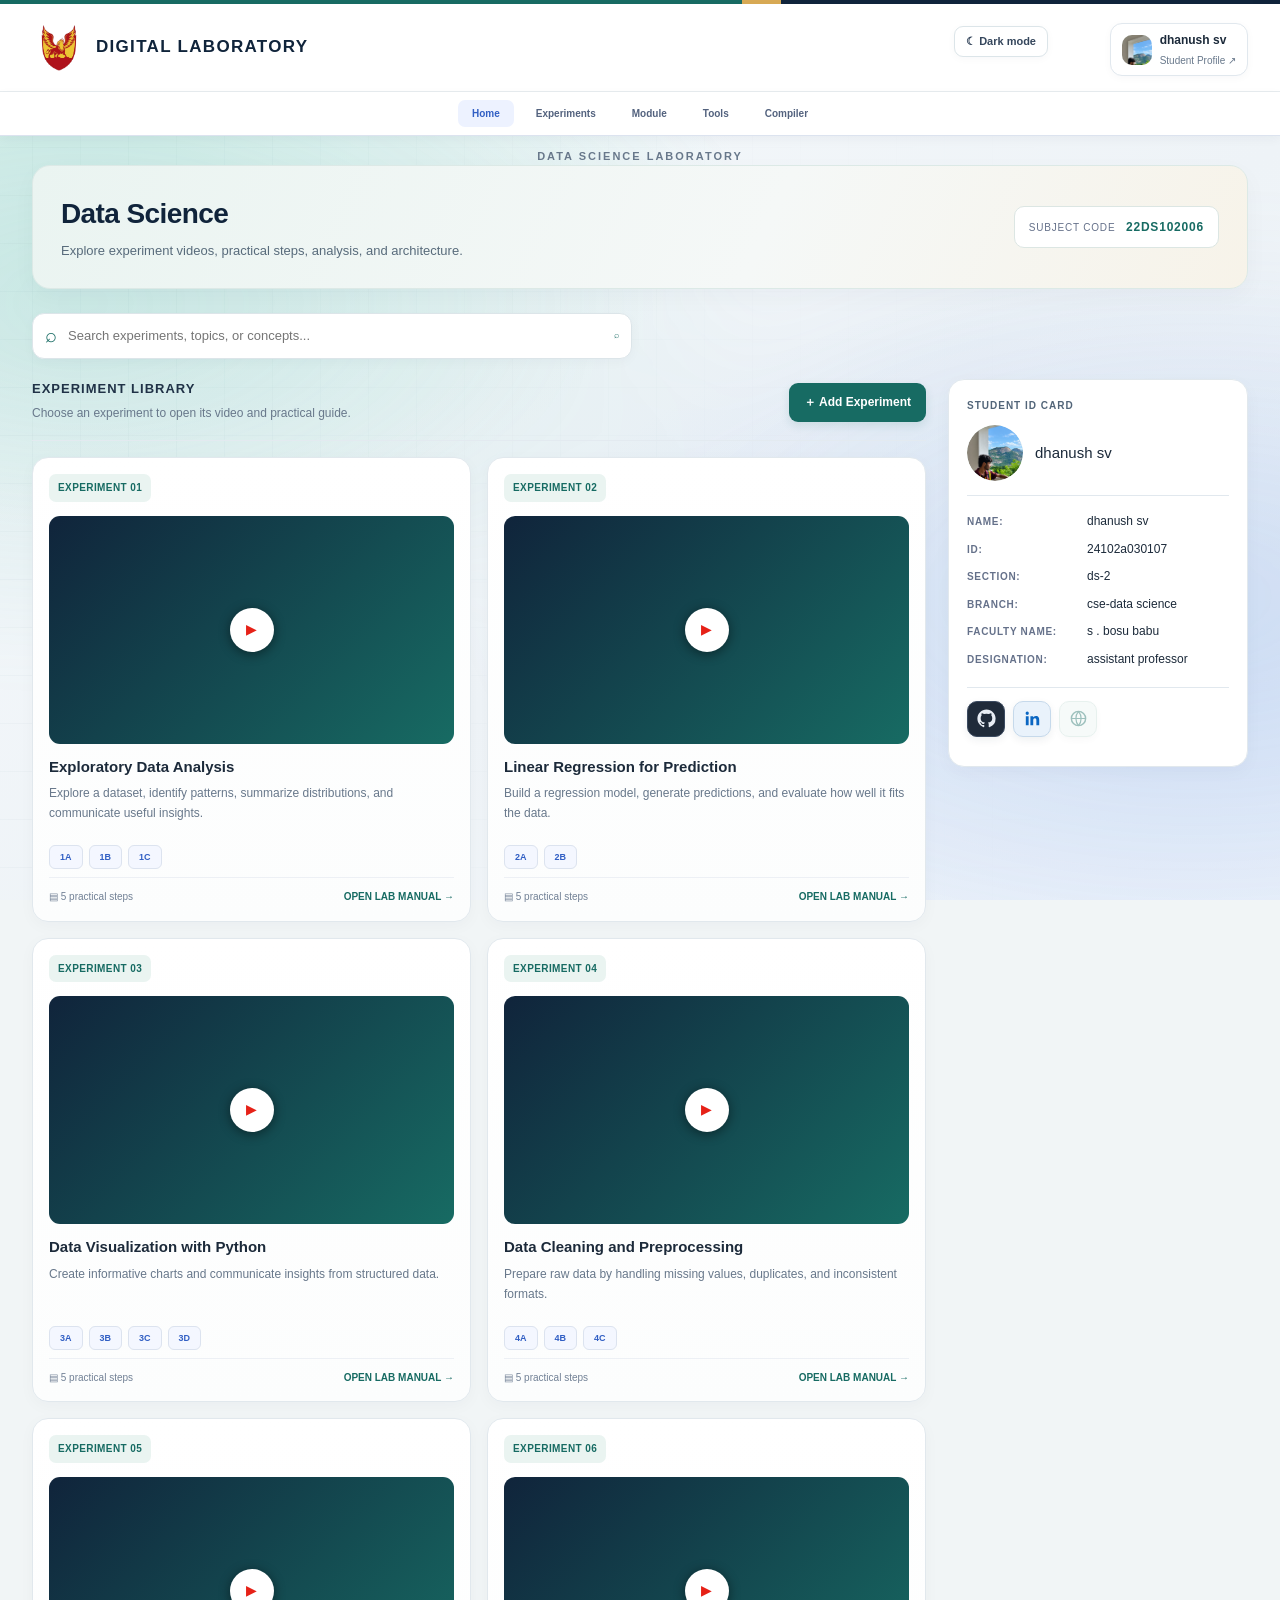
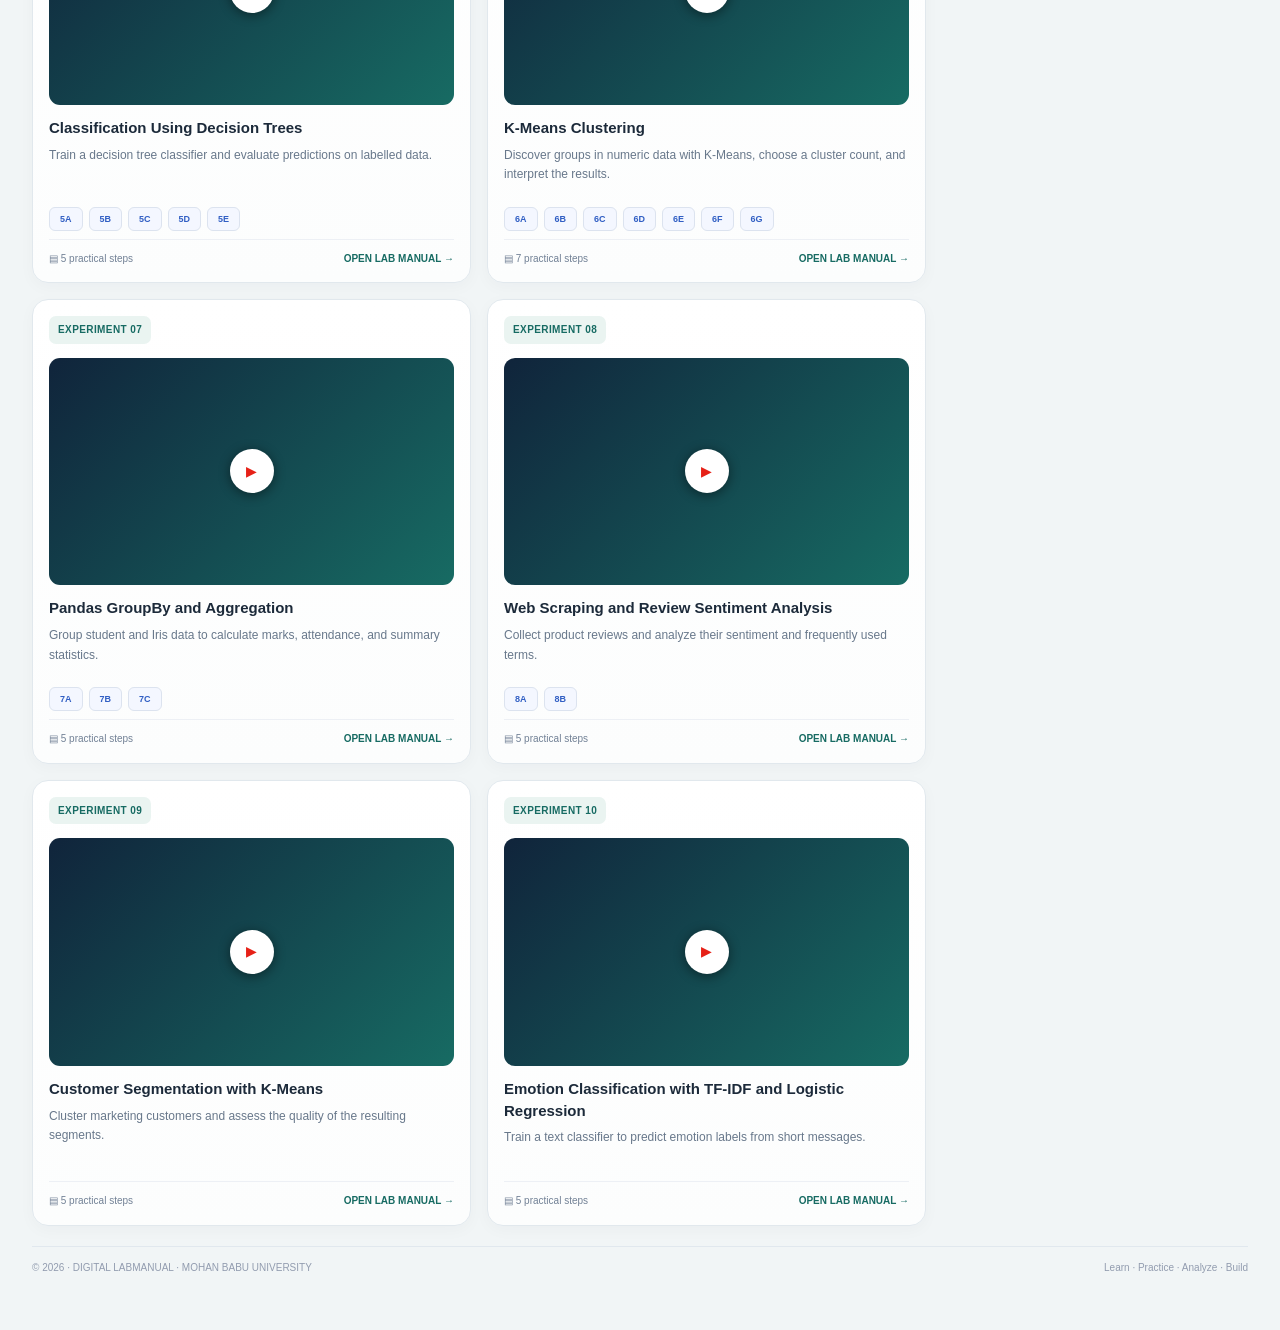
<file: index.html>
<!doctype html><html lang="en"><head><meta charset="utf-8"><meta name="viewport" content="width=device-width,initial-scale=1"><title>Digital Laboratory | MBU</title><link rel="stylesheet" href="assets/css/site.css?v=science-motion-2"></head><body><div class="science-live-wallpaper" aria-hidden="true"></div><div class="top"></div><div class="wrap">
<header class="head"><div class="identity"><img class="logo" src="assets/mohan-babu-shield.png" alt="Mohan Babu University emblem"><h1>DIGITAL LABORATORY</h1><p>DATA SCIENCE LABORATORY</p></div><div class="userbox"><a class="userbtn" id="userBtn" href="profile.html" aria-label="Open student profile page"><span class="avatar" id="uAvatar">ST</span><span class="utext"><strong id="uName">dhanush sv</strong><small>Student Profile ↗</small></span></a><div class="menu" id="menu"><button id="menuEdit">✎ Edit Profile</button><button id="menuInfo">▤ Profile Details</button></div></div></header>
<div class="searchrow"><label class="search"><span>⌕</span><input id="search" placeholder="Search experiments, topics, or concepts..."><span style="font-size:9px">⌕</span></label></div>
<section class="dashboard" id="dashboard"><div class="intro"><div><h2>Data Science</h2><p>Explore experiment videos, practical steps, analysis, and architecture.</p></div><div class="subject">SUBJECT CODE <b id="subject">22DS102006</b></div></div><div class="layout"><main><div class="sectionhead"><div><h3>EXPERIMENT LIBRARY</h3><p>Choose an experiment to open its video and practical guide.</p></div><div><button class="add" id="add" type="button">＋ Add Experiment</button></div></div><div class="cards" id="cards"></div></main><aside class="profile" id="profileCard"><h3>STUDENT ID CARD</h3><div class="phead"><div class="avatar" id="pAvatar">ST</div><div><b id="pName">dhanush sv</b></div></div><div class="fields"><div class="field"><span>Name</span><b id="fName">dhanush sv</b></div><div class="field"><span>ID</span><b id="fId">24102A030107</b></div><div class="field"><span>Section</span><b id="fSection">DS-2</b></div><div class="field"><span>Branch</span><b id="fBranch">CSE-Data science</b></div><div class="field"><span>Faculty Name</span><b id="fFaculty">S . Bosu babu</b></div><div class="field"><span>Designation</span><b id="fDesignation">Assistant Professor</b></div></div><div class="profile-links" id="profileLinks" hidden></div></aside></div></section>
<section class="detail" id="detail"><div class="detail-actions"><button class="back" id="back">← Back to experiments</button></div><div class="dtitle"><h2 id="dTitle"></h2><p id="dDesc"></p></div><div class="dgrid"><main><div class="panel"><div class="video" id="video"><div class="placeholder"><button class="bigplay" id="play">▶</button><b>VIDEO OVERVIEW</b><small id="videoHint">Add a video URL to preview it here</small></div></div><div class="label">VIDEO URL</div><a class="github" id="videoUrlLink" href="#" target="_blank" rel="noopener" hidden><span id="videoUrlText"></span><b>OPEN ↗</b></a><div class="label">GITHUB CODE REPOSITORY</div><a class="github" id="github" href="#" target="_blank" rel="noopener"><span id="ghText">GitHub link not added</span><b>OPEN ↗</b></a></div><div class="panel"><h3>EXPERIMENT CODE, INPUT & OUTPUT</h3><div class="inputfield"><label for="labCodeInput">CODE</label><textarea id="labCodeInput" placeholder="Enter experiment code here..." rows="7"></textarea></div><div class="inputfield"><label for="labInputData">INPUT</label><textarea id="labInputData" placeholder="Enter experiment input here..." rows="3"></textarea></div><div class="inputfield"><label for="labOutputData">OUTPUT</label><textarea id="labOutputData" placeholder="Enter experiment output here..." rows="3"></textarea></div></div><div class="tabs" id="tabs"><button class="active" data-tab="summary">Summary & Analysis</button><button data-tab="architecture">Architecture</button><button data-tab="overview">Overview</button><button data-tab="objectives">Objectives</button><button data-tab="requirements">Requirements</button><button data-tab="steps">Step by Step</button><button data-tab="implementation">Implementation</button><button data-tab="result">Result</button><button data-tab="conclusion">Conclusion</button></div><div class="tab active" data-content="summary"><div class="panel"><h3>EXPERIMENT SUMMARY</h3><p id="summary"></p></div><div class="panel"><h3>ANALYSIS</h3><div class="analysis" id="analysis"></div></div></div><div class="tab" data-content="architecture"><div class="panel"><h3>SYSTEM ARCHITECTURE</h3><p style="margin-bottom:10px">High-level workflow from input data to final interpretation.</p><div class="architecture" id="architecture"></div></div></div><div class="tab" data-content="overview"><div class="panel"><h3>OVERVIEW</h3><p id="overview"></p></div><div class="panel"><h3>INTRODUCTION</h3><p id="introduction"></p></div></div><div class="tab" data-content="objectives"><div class="panel"><h3>LEARNING OBJECTIVES</h3><div class="mini" id="objectives"></div></div></div><div class="tab" data-content="requirements"><div class="panel"><h3>TOOLS & REQUIREMENTS</h3><div class="analysis" id="requirements"></div></div></div><div class="tab" data-content="steps"><div class="panel"><h3>PROCEDURE — STEP BY STEP</h3><div class="steps" id="steps"></div></div></div><div class="tab" data-content="implementation"><div class="panel"><h3>PYTHON IMPLEMENTATION</h3><pre class="code" id="code"></pre><button class="edit" style="width:auto;margin-top:8px" id="copy">▣ Copy code</button></div></div><div class="tab" data-content="result"><div class="panel"><h3>RESULT & OBSERVATION</h3><div class="result" id="result"></div></div></div><div class="tab" data-content="conclusion"><div class="panel"><h3>CONCLUSION</h3><p id="conclusion"></p></div></div></main><aside class="detail-right"><div class="panel"><h3>YOUR LEARNING PROGRESS <span id="count" style="float:right;color:#3265d9"></span></h3><div class="progress"><i id="fill"></i></div><div class="meta"><span>Steps completed</span><span id="percent">0%</span></div><div class="mini" id="mini" style="margin-top:10px"></div><button class="edit" id="reset" style="margin-top:10px">RESET PROGRESS</button></div><div class="panel"><h3>VIDEO NOTES</h3><p id="notes">Watch the overview, then review the experiment sections.</p><div class="part-switcher video-note-parts" id="videoNoteParts" role="group" aria-label="Choose experiment part"></div></div></aside></div></section><footer class="footer"><span>© 2026 · DIGITAL LABMANUAL · MOHAN BABU UNIVERSITY</span><span>Learn · Practice · Analyze · Build</span></footer></div>
<div class="modalbg" id="modalbg"><div class="modal"><div class="mhead"><h3 id="mtitle">Create Experiment Card</h3><button class="close" id="close">×</button></div><form id="form"><div id="expform"><div class="inputfield"><label>Experiment name *</label><input id="eTitle" required placeholder="Experiment title"></div><div class="inputfield"><label>Short description</label><textarea id="eDesc"></textarea></div><div class="formgrid"><div class="inputfield"><label>Video URL</label><input id="eVideo" type="url" placeholder="YouTube or video URL"></div><div class="inputfield"><label>GitHub URL</label><input id="eGithub" type="url" placeholder="https://github.com/..."></div></div><div class="inputfield"><label>Summary & analysis</label><textarea id="eSummary" placeholder="Explain the experiment and key analysis"></textarea></div><div class="inputfield"><label>Architecture (one stage per line)</label><textarea id="eArchitecture" placeholder="Dataset input&#10;Preprocessing&#10;Analysis / Model&#10;Evaluation&#10;Output"></textarea></div><div class="inputfield"><label>Procedure (one step per line) *</label><textarea id="eSteps" required placeholder="Step 1&#10;Step 2&#10;Step 3"></textarea></div><div class="formgrid"><div class="inputfield"><label>Objectives (one per line)</label><textarea id="eObjectives"></textarea></div><div class="inputfield"><label>Requirements (one per line)</label><textarea id="eRequirements"></textarea></div></div></div><div id="profileform" style="display:none"><div class="formgrid"><div class="inputfield"><label>Name</label><input id="xName"></div><div class="inputfield"><label>ID</label><input id="xId"></div><div class="inputfield"><label>Section</label><input id="xSection"></div><div class="inputfield"><label>Branch</label><input id="xBranch"></div><div class="inputfield"><label>Faculty Name</label><input id="xFaculty"></div><div class="inputfield"><label>Designation</label><input id="xDesignation"></div><div class="inputfield full"><label>Subject Code</label><input id="xSubject"></div><div class="inputfield"><label>GitHub profile link</label><input id="xGithub" type="url" placeholder="https://github.com/username"></div><div class="inputfield"><label>LinkedIn profile link</label><input id="xLinkedin" type="url" placeholder="https://linkedin.com/in/username"></div><div class="inputfield"><label>Other social media name</label><input id="xSocialName" placeholder="Instagram, X, portfolio..."></div><div class="inputfield"><label>Other social media link</label><input id="xSocialUrl" type="url" placeholder="https://..."></div><div class="inputfield full"><label>Student Photo</label><input id="xPhoto" type="file" accept="image/*"><small id="photoHint" style="font-size:8px;color:#77839a">Choose a JPG or PNG photo. It will be saved in this browser.</small><div id="photoPreview" style="display:none;margin-top:5px"><img id="previewImg" alt="Photo preview" style="width:64px;height:64px;object-fit:cover;object-position:center center;border-radius:50%;border:1px solid #dce3ef"></div></div></div></div><div class="actions"><button type="button" class="secondary" id="cancel">Cancel</button><button type="submit" class="primary" id="save">Create Experiment</button></div></form></div></div><div class="toast" id="toast"></div>
<script src="src/js/01-base-app.js?v=student-profile-photo-2"></script><script src="src/js/02-experiments-and-modules.js?v=compiler-run-fixes-2026-11-11-2"></script><script src="src/js/03-experiment-compilers.js"></script><script src="src/js/04-part-navigation.js"></script><script src="src/js/05-code-persistence.js"></script><script src="src/js/06-video-notes.js"></script></body></html>
</file>
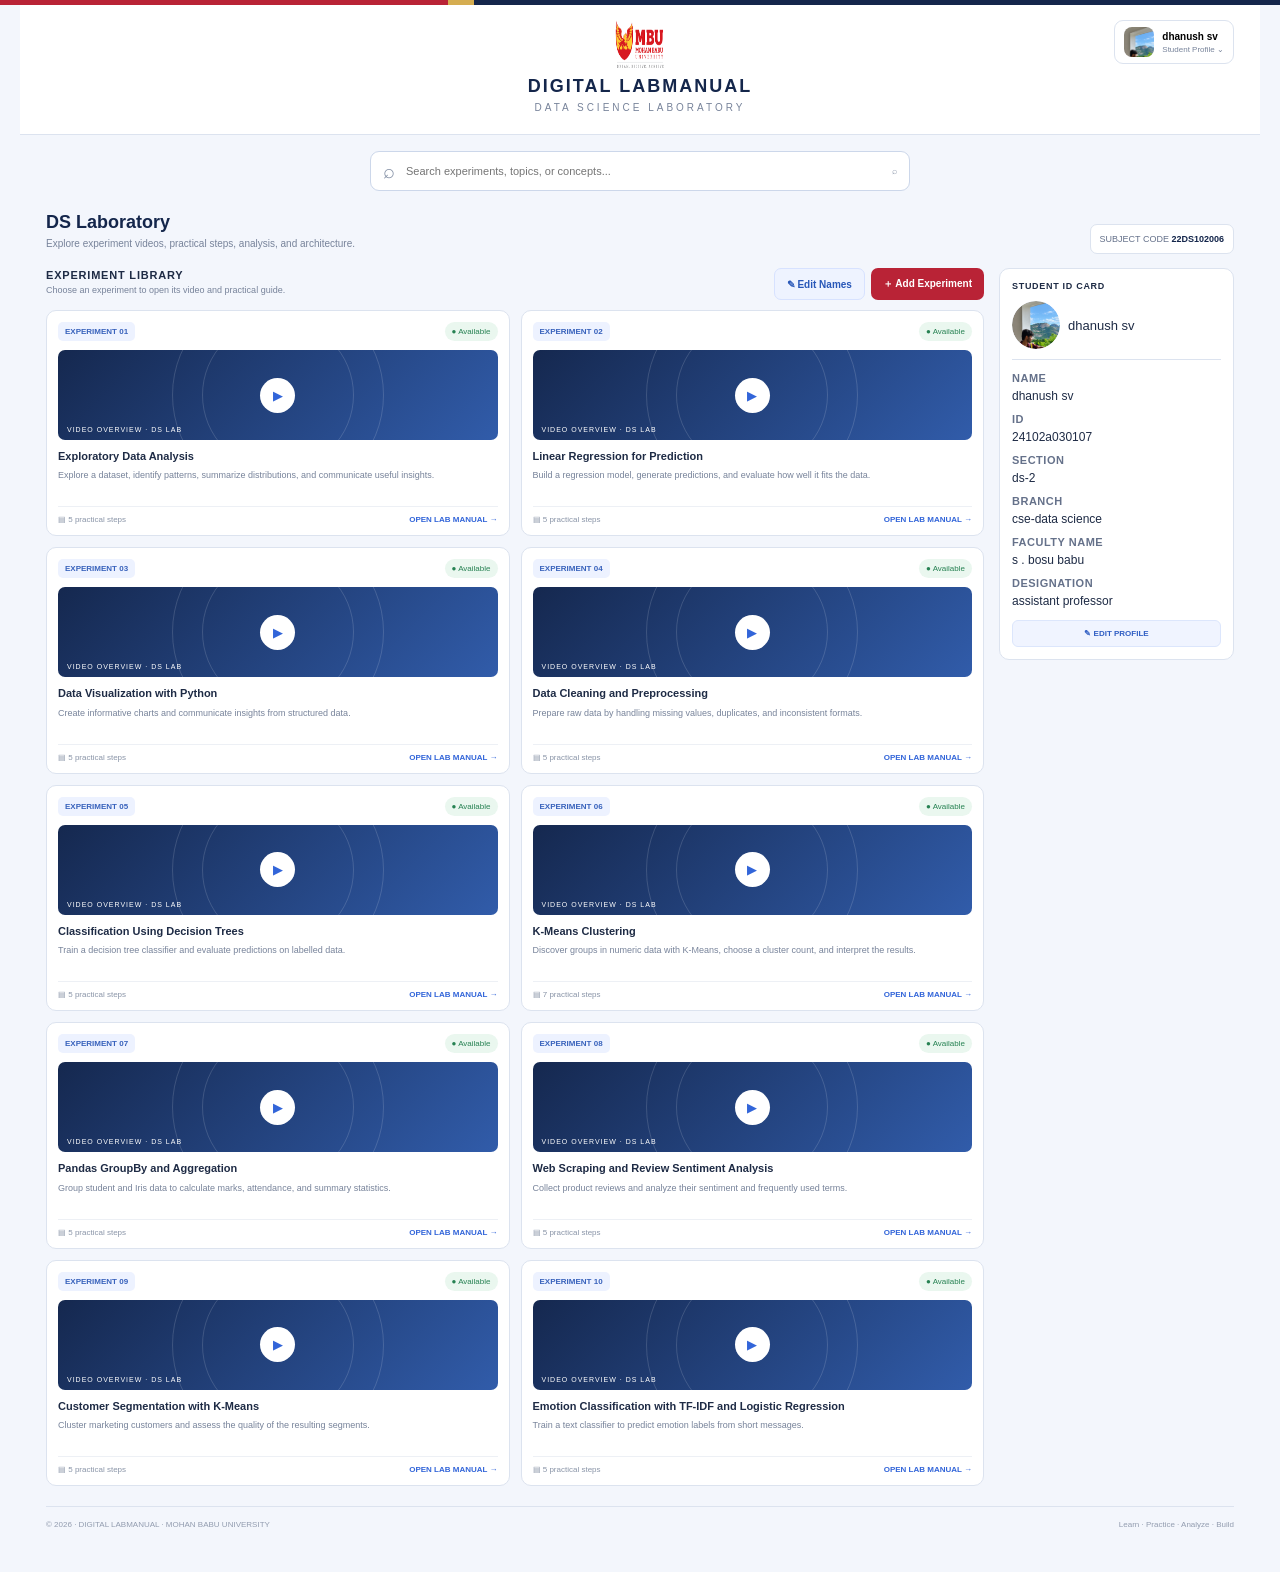
<file: Digital_Labmanual_MBU_ExperimentCodeInputOutput.html>
<!doctype html><html lang="en"><head><meta charset="utf-8"><meta name="viewport" content="width=device-width,initial-scale=1"><title>Digital Labmanual | MBU</title><style>
:root{--navy:#14264b;--blue:#3265d9;--red:#b92336;--gold:#d5ad51;--ink:#1e2b45;--muted:#77839a;--line:#dce3ef;--bg:#f3f6fc}*{box-sizing:border-box}body{margin:0;background:var(--bg);font:13px "Segoe UI",Arial,sans-serif;color:var(--ink)}.top{height:5px;background:linear-gradient(90deg,var(--red) 0 35%,var(--gold) 35% 37%,var(--navy) 37%)}.wrap{max-width:1240px;margin:auto;padding:0 26px 30px}.head{background:white;border-bottom:1px solid var(--line);margin:0 -26px;padding:12px 26px 14px;min-height:130px;display:flex;justify-content:center;position:relative;text-align:center}.logo{width:54px;height:54px;display:block;margin:auto auto 5px}.identity h1{font-size:18px;letter-spacing:2px;margin:0;color:var(--navy)}.identity p{font-size:10px;letter-spacing:3px;color:var(--muted);margin:5px 0}.userbox{position:absolute;right:26px;top:15px}.userbtn{display:flex;align-items:center;gap:8px;border:1px solid var(--line);background:#fff;border-radius:9px;padding:6px 9px;cursor:pointer}.avatar{width:30px;height:30px;border-radius:8px;background:#edf2ff;color:var(--blue);display:grid;place-items:center;font-weight:bold;overflow:hidden;flex:none}.avatar img{display:block;width:100%;height:100%;object-fit:cover;object-position:center center}.phead .avatar{width:48px;height:48px;border-radius:50%;overflow:hidden;flex:none}.phead .avatar img{display:block;width:100%;height:100%;aspect-ratio:1/1;object-fit:cover;object-position:center center;border-radius:50%}.userbtn strong,.userbtn small{display:block;text-align:left}.userbtn strong{font-size:10px}.userbtn small{font-size:8px;color:var(--muted);margin-top:3px}.menu{display:none;position:absolute;right:0;top:46px;background:#fff;border:1px solid var(--line);border-radius:8px;padding:5px;width:145px;z-index:4}.menu.show{display:block}.menu button{display:block;width:100%;padding:8px;border:0;background:#fff;text-align:left;font-size:10px;cursor:pointer}.searchrow{display:flex;justify-content:center;padding:16px 0}.search{width:min(540px,100%);height:40px;background:white;border:1px solid #ccd7ea;border-radius:9px;display:flex;align-items:center;padding:0 12px;gap:9px}.search span{font-size:20px;color:#8490a5}.search input{border:0;outline:0;flex:1;font-size:11px;min-width:0}.intro{display:flex;justify-content:space-between;align-items:end;margin:5px 0 14px;gap:12px}.intro h2{font-size:18px;margin:0;color:var(--navy)}.intro p{font-size:10px;color:var(--muted);margin:5px 0}.subject{font-size:9px;color:#65718a;background:white;border:1px solid var(--line);border-radius:7px;padding:9px}.subject b{color:var(--navy)}.layout{display:grid;grid-template-columns:minmax(0,1fr) 235px;gap:15px}.sectionhead{display:flex;justify-content:space-between;align-items:center;margin-bottom:10px;gap:8px}.sectionhead h3{font-size:11px;letter-spacing:.8px;margin:0}.sectionhead p{font-size:9px;color:var(--muted);margin:4px 0}.add{background:var(--red);color:white;border:0;border-radius:7px;padding:9px 12px;font-size:10px;font-weight:bold;cursor:pointer}.cards{display:grid;grid-template-columns:repeat(2,minmax(0,1fr));gap:11px}.card{background:white;border:1px solid var(--line);border-radius:10px;padding:11px;cursor:pointer;transition:.15s}.card:hover{border-color:#9db4e9;transform:translateY(-2px);box-shadow:0 9px 20px #14264b12}.ctop,.foot{display:flex;justify-content:space-between;align-items:center}.tag{font-size:8px;font-weight:bold;color:#3862bc;background:#edf2ff;border-radius:5px;padding:5px 7px}.status{font-size:8px;color:#278253;background:#eaf7ef;border-radius:20px;padding:5px 7px}.thumb{height:90px;background:linear-gradient(135deg,#15284f,#315caa);border-radius:7px;margin:9px 0;display:grid;place-items:center;position:relative;overflow:hidden;color:#fff}.thumb:before,.thumb:after{content:"";position:absolute;width:150px;height:150px;border:1px solid #ffffff25;border-radius:50%}.thumb:after{width:210px;height:210px}.playicon{z-index:1;background:#fff;color:var(--blue);border-radius:50%;width:35px;height:35px;display:grid;place-items:center}.thumb small{position:absolute;bottom:7px;left:9px;z-index:1;font-size:7px;letter-spacing:1px}.card h4{font-size:11px;margin:0 0 5px;line-height:1.4}.card p{font-size:9px;color:var(--muted);line-height:1.5;margin:0 0 9px;min-height:28px}.foot{border-top:1px solid #edf0f5;padding-top:8px;font-size:8px;color:#8994a7}.foot b{color:var(--blue)}.profile{background:white;border:1px solid var(--line);border-radius:10px;padding:12px;height:max-content}.profile h3{font-size:9px;letter-spacing:.7px;margin:0 0 10px}.phead{display:flex;align-items:center;gap:8px;border-bottom:1px solid var(--line);padding-bottom:10px}.phead b{display:block;font-size:13px;font-weight:500;text-transform:lowercase}.phead small{font-size:11px;color:var(--muted);text-transform:lowercase}.fields{display:grid;gap:10px;padding:12px 0}.field span{display:block;font-size:11px;font-weight:700;letter-spacing:.5px;text-transform:uppercase;color:#65718a;margin-bottom:4px}.field b{font-size:12px;font-weight:500;text-transform:lowercase;overflow-wrap:anywhere}.edit{width:100%;border:1px solid #dce6fc;background:#f0f4ff;color:#315fc4;border-radius:6px;padding:8px;font-size:8px;font-weight:bold;cursor:pointer}.detail{display:none}.detail.show{display:block}.dashboard.hide{display:none}.back{border:1px solid var(--line);background:white;border-radius:7px;padding:8px 10px;font-size:9px;margin-bottom:12px;cursor:pointer}.dtitle{margin-bottom:12px}.dtitle h2{font-size:17px;color:var(--navy);margin:0 0 4px}.dtitle p{font-size:10px;color:var(--muted);margin:0}.dgrid{display:grid;grid-template-columns:minmax(0,1fr) 235px;gap:13px}.panel{background:white;border:1px solid var(--line);border-radius:9px;padding:12px;margin-bottom:10px}.video{background:#101d3b;border-radius:7px;aspect-ratio:16/8.5;display:grid;place-items:center;overflow:hidden;color:white}.video iframe{width:100%;height:100%;border:0}.placeholder{text-align:center;display:grid;place-items:center;gap:8px}.bigplay{width:43px;height:43px;border:0;border-radius:50%;background:white;color:var(--blue);font-size:16px;cursor:pointer}.placeholder small{font-size:9px;color:#c5d4f4}.label{font-size:9px;letter-spacing:.7px;font-weight:bold;color:#53627e;margin:10px 0 7px}.github{display:flex;justify-content:space-between;gap:8px;padding:9px;border:1px solid var(--line);background:#fafbfe;border-radius:7px;text-decoration:none;color:#315fc4;font-size:9px;overflow-wrap:anywhere}.tabs{display:flex;flex-wrap:wrap;gap:3px;background:white;border:1px solid var(--line);border-radius:8px;padding:5px;margin-bottom:9px}.tabs button{border:0;background:white;color:#748098;border-radius:5px;padding:7px 8px;font-size:8px;cursor:pointer}.tabs button.active{background:#edf2ff;color:#315fc4;font-weight:bold}.tab{display:none}.tab.active{display:block}.panel h3{font-size:10px;letter-spacing:.6px;margin:0 0 9px;color:#3a4967}.panel p{font-size:9px;line-height:1.7;color:#67748d;margin:0}.analysis{display:grid;grid-template-columns:1fr 1fr;gap:8px}.analysis div{background:#fbfcff;border:1px solid #e8edf5;border-radius:7px;padding:9px}.analysis b{display:block;font-size:8px;color:#4b5c7b;margin-bottom:5px}.analysis span{font-size:9px;line-height:1.5;color:#68758d}.architecture{display:grid;gap:5px}.node{border:1px solid #d5e0f3;background:#fbfcff;border-radius:6px;padding:8px;text-align:center;font-size:9px;color:#405475;font-weight:bold}.arrow{text-align:center;color:#7892c5;font-size:14px;line-height:10px}.steps{display:grid;gap:6px}.step{display:flex;gap:8px;align-items:flex-start;border:1px solid #e9edf4;border-radius:6px;padding:8px;font-size:9px;line-height:1.5;color:#596782}.step input{accent-color:var(--blue);margin:2px 0 0}.step.done span{text-decoration:line-through;color:#9ba5b5}.num{width:18px;height:18px;border-radius:5px;background:#edf2ff;color:#315fc4;display:grid;place-items:center;flex:none;font-size:8px}.mini{display:grid;gap:7px}.mini div{display:flex;gap:7px;font-size:8px;color:#65718a;line-height:1.4}.mini i{font-style:normal;width:16px;height:16px;border-radius:5px;background:#edf2ff;color:#315fc4;display:grid;place-items:center;flex:none}.progress{height:5px;background:#edf0f6;border-radius:8px;margin:9px 0;overflow:hidden}.progress i{display:block;background:var(--blue);height:100%;width:0}.meta{display:flex;justify-content:space-between;font-size:8px;color:var(--muted)}.code{white-space:pre-wrap;background:#14213e;color:#e0eaff;border-radius:7px;padding:11px;font:9px/1.6 Consolas,monospace;overflow:auto}.result{background:#edf8f1;border:1px solid #d6efdf;border-radius:7px;padding:10px;color:#39724f;font-size:9px;line-height:1.6}.footer{border-top:1px solid var(--line);margin-top:20px;padding:13px 0;color:#929caf;font-size:8px;display:flex;justify-content:space-between}.modalbg{display:none;position:fixed;inset:0;background:#0c1835a8;z-index:10;align-items:center;justify-content:center;padding:14px}.modalbg.open{display:flex}.modal{width:min(520px,100%);max-height:90vh;overflow:auto;background:white;border-radius:11px;padding:17px}.mhead{display:flex;justify-content:space-between;align-items:center;margin-bottom:12px}.mhead h3{margin:0;font-size:14px}.close{border:0;border-radius:6px;background:#eff2f7;font-size:17px;width:26px;height:26px;cursor:pointer}.formgrid{display:grid;grid-template-columns:1fr 1fr;gap:8px}.inputfield{display:grid;gap:5px;margin-bottom:8px}.inputfield.full{grid-column:1/-1}.inputfield label{font-size:8px;font-weight:bold;color:#65718a}.inputfield input,.inputfield textarea{border:1px solid var(--line);border-radius:6px;padding:8px;font:9px "Segoe UI";width:100%}.inputfield textarea{min-height:60px;resize:vertical}.actions{display:flex;justify-content:flex-end;gap:7px;margin-top:8px}.secondary,.primary{border:0;border-radius:6px;padding:9px 12px;font-size:9px;cursor:pointer}.secondary{background:#eff3fa;color:#4d5b76;border:1px solid var(--line)}.primary{background:var(--red);color:white;font-weight:bold}.toast{position:fixed;bottom:17px;left:50%;transform:translate(-50%,12px);opacity:0;transition:.2s;background:#14264b;color:white;padding:9px 13px;border-radius:7px;font-size:9px;z-index:20}.toast.show{opacity:1;transform:translate(-50%,0)}
@media(max-width:800px){.layout,.dgrid{grid-template-columns:minmax(0,1fr) 210px}.wrap{padding-left:16px;padding-right:16px}.head{margin:0 -16px}.userbox{right:15px}}@media(max-width:620px){.wrap{padding:0 11px 22px}.head{margin:0 -11px;min-height:125px;padding:10px}.logo{width:45px;height:45px}.identity h1{font-size:14px}.identity p{font-size:8px;letter-spacing:2px}.userbox{right:7px;top:6px}.userbtn{border:0;padding:3px}.userbtn .utext{display:none}.layout,.dgrid{grid-template-columns:1fr}.profile{order:-1}.fields{grid-template-columns:1fr 1fr;display:grid}.cards{gap:7px}.card{padding:8px}.thumb{height:76px}.card h4{font-size:10px}.card p{font-size:8px}.intro{align-items:flex-start;flex-direction:column}.sectionhead{align-items:flex-start}.detail-right{display:grid;grid-template-columns:1fr 1fr;gap:7px}.analysis{grid-template-columns:1fr}.formgrid{grid-template-columns:1fr}.inputfield.full{grid-column:auto}.footer{flex-direction:column;gap:5px}}
</style></head><body><div class="top"></div><div class="wrap">
<header class="head"><div class="identity"><img class="logo" src="[data-uri]" alt="Mohan Babu University logo"><h1>DIGITAL LABMANUAL</h1><p>DATA SCIENCE LABORATORY</p></div><div class="userbox"><button class="userbtn" id="userBtn"><span class="avatar" id="uAvatar">ST</span><span class="utext"><strong id="uName">dhanush sv ravali</strong><small>Student Profile ⌄</small></span></button><div class="menu" id="menu"><button id="menuEdit">✎ Edit Profile</button><button id="menuInfo">▤ Profile Details</button></div></div></header>
<div class="searchrow"><label class="search"><span>⌕</span><input id="search" placeholder="Search experiments, topics, or concepts..."><span style="font-size:9px">⌕</span></label></div>
<section class="dashboard" id="dashboard"><div class="intro"><div><h2>DS Laboratory</h2><p>Explore experiment videos, practical steps, analysis, and architecture.</p></div><div class="subject">SUBJECT CODE <b id="subject">DS-301</b></div></div><div class="layout"><main><div class="sectionhead"><div><h3>EXPERIMENT LIBRARY</h3><p>Choose an experiment to open its video and practical guide.</p></div><div style="display:flex;gap:6px;flex-wrap:wrap"><button class="add" id="editNames" type="button" style="background:#eef3ff;color:#2857b8;border:1px solid #d7e2ff">✎ Edit Names</button><button class="add" id="add">＋ Add Experiment</button></div></div><div class="cards" id="cards"></div></main><aside class="profile"><h3>STUDENT ID CARD</h3><div class="phead"><div class="avatar" id="pAvatar">ST</div><div><b id="pName">dhanush sv ravali</b></div></div><div class="fields"><div class="field"><span>Name</span><b id="fName">dhanush sv ravali</b></div><div class="field"><span>ID</span><b id="fId">MBU000000</b></div><div class="field"><span>Section</span><b id="fSection">CSE-DS A</b></div><div class="field"><span>Branch</span><b id="fBranch">CSE - Data Science</b></div><div class="field"><span>Faculty Name</span><b id="fFaculty">Faculty Name</b></div><div class="field"><span>Designation</span><b id="fDesignation">Assistant Professor</b></div></div><button class="edit" id="edit">✎ EDIT PROFILE</button></aside></div></section>
<section class="detail" id="detail"><button class="back" id="back">← Back to experiments</button><div class="dtitle"><h2 id="dTitle"></h2><p id="dDesc"></p></div><div class="dgrid"><main><div class="panel"><div class="video" id="video"><div class="placeholder"><button class="bigplay" id="play">▶</button><b>VIDEO OVERVIEW</b><small id="videoHint">Add a video URL to preview it here</small></div></div><div class="label">RELATED GITHUB REPOSITORY</div><a class="github" id="github" href="#" target="_blank" rel="noopener"><span id="ghText">GitHub link not added</span><b>OPEN ↗</b></a></div><div class="panel"><h3>EXPERIMENT CODE, INPUT & OUTPUT</h3><div class="inputfield"><label for="labCodeInput">CODE</label><textarea id="labCodeInput" placeholder="Experiment code ikkada rayandi..." rows="7"></textarea></div><div class="inputfield"><label for="labInputData">INPUT</label><textarea id="labInputData" placeholder="Experiment input ikkada rayandi..." rows="3"></textarea></div><div class="inputfield"><label for="labOutputData">OUTPUT</label><textarea id="labOutputData" placeholder="Experiment output ikkada rayandi..." rows="3"></textarea></div><div class="actions"><button class="primary" type="button" id="saveLabIO">Save Code / Input / Output</button></div></div><div class="tabs" id="tabs"><button class="active" data-tab="summary">Summary & Analysis</button><button data-tab="architecture">Architecture</button><button data-tab="overview">Overview</button><button data-tab="objectives">Objectives</button><button data-tab="requirements">Requirements</button><button data-tab="steps">Step by Step</button><button data-tab="implementation">Implementation</button><button data-tab="result">Result</button><button data-tab="conclusion">Conclusion</button></div><div class="tab active" data-content="summary"><div class="panel"><h3>EXPERIMENT SUMMARY</h3><p id="summary"></p></div><div class="panel"><h3>ANALYSIS</h3><div class="analysis" id="analysis"></div></div></div><div class="tab" data-content="architecture"><div class="panel"><h3>SYSTEM ARCHITECTURE</h3><p style="margin-bottom:10px">High-level workflow from input data to final interpretation.</p><div class="architecture" id="architecture"></div></div></div><div class="tab" data-content="overview"><div class="panel"><h3>OVERVIEW</h3><p id="overview"></p></div><div class="panel"><h3>INTRODUCTION</h3><p id="introduction"></p></div></div><div class="tab" data-content="objectives"><div class="panel"><h3>LEARNING OBJECTIVES</h3><div class="mini" id="objectives"></div></div></div><div class="tab" data-content="requirements"><div class="panel"><h3>TOOLS & REQUIREMENTS</h3><div class="analysis" id="requirements"></div></div></div><div class="tab" data-content="steps"><div class="panel"><h3>PROCEDURE — STEP BY STEP</h3><div class="steps" id="steps"></div></div></div><div class="tab" data-content="implementation"><div class="panel"><h3>PYTHON IMPLEMENTATION</h3><pre class="code" id="code"></pre><button class="edit" style="width:auto;margin-top:8px" id="copy">▣ Copy code</button></div></div><div class="tab" data-content="result"><div class="panel"><h3>RESULT & OBSERVATION</h3><div class="result" id="result"></div></div></div><div class="tab" data-content="conclusion"><div class="panel"><h3>CONCLUSION</h3><p id="conclusion"></p></div></div></main><aside class="detail-right"><div class="panel"><h3>YOUR LEARNING PROGRESS <span id="count" style="float:right;color:#3265d9"></span></h3><div class="progress"><i id="fill"></i></div><div class="meta"><span>Steps completed</span><span id="percent">0%</span></div><div class="mini" id="mini" style="margin-top:10px"></div><button class="edit" id="reset" style="margin-top:10px">RESET PROGRESS</button></div><div class="panel"><h3>VIDEO NOTES</h3><p id="notes">Watch the overview, then review the experiment sections.</p></div></aside></div></section><footer class="footer"><span>© 2026 · DIGITAL LABMANUAL · MOHAN BABU UNIVERSITY</span><span>Learn · Practice · Analyze · Build</span></footer></div>
<div class="modalbg" id="modalbg"><div class="modal"><div class="mhead"><h3 id="mtitle">Create Experiment Card</h3><button class="close" id="close">×</button></div><form id="form"><div id="expform"><div class="inputfield"><label>Experiment name *</label><input id="eTitle" required placeholder="Experiment title"></div><div class="inputfield"><label>Short description</label><textarea id="eDesc"></textarea></div><div class="formgrid"><div class="inputfield"><label>Video URL</label><input id="eVideo" type="url" placeholder="YouTube or video URL"></div><div class="inputfield"><label>GitHub URL</label><input id="eGithub" type="url" placeholder="https://github.com/..."></div></div><div class="inputfield"><label>Summary & analysis</label><textarea id="eSummary" placeholder="Explain the experiment and key analysis"></textarea></div><div class="inputfield"><label>Architecture (one stage per line)</label><textarea id="eArchitecture" placeholder="Dataset input&#10;Preprocessing&#10;Analysis / Model&#10;Evaluation&#10;Output"></textarea></div><div class="inputfield"><label>Procedure (one step per line) *</label><textarea id="eSteps" required placeholder="Step 1&#10;Step 2&#10;Step 3"></textarea></div><div class="formgrid"><div class="inputfield"><label>Objectives (one per line)</label><textarea id="eObjectives"></textarea></div><div class="inputfield"><label>Requirements (one per line)</label><textarea id="eRequirements"></textarea></div></div></div><div id="profileform" style="display:none"><div class="formgrid"><div class="inputfield"><label>Name</label><input id="xName"></div><div class="inputfield"><label>ID</label><input id="xId"></div><div class="inputfield"><label>Section</label><input id="xSection"></div><div class="inputfield"><label>Branch</label><input id="xBranch"></div><div class="inputfield"><label>Faculty Name</label><input id="xFaculty"></div><div class="inputfield"><label>Designation</label><input id="xDesignation"></div><div class="inputfield full"><label>Subject Code</label><input id="xSubject"></div><div class="inputfield full"><label>Student Photo</label><input id="xPhoto" type="file" accept="image/*"><small id="photoHint" style="font-size:8px;color:#77839a">Choose a JPG or PNG photo. It will be saved in this browser.</small><div id="photoPreview" style="display:none;margin-top:5px"><img id="previewImg" alt="Photo preview" style="width:64px;height:64px;object-fit:cover;object-position:center center;border-radius:50%;border:1px solid #dce3ef"></div></div></div></div><div class="actions"><button type="button" class="secondary" id="cancel">Cancel</button><button type="submit" class="primary" id="save">Create Experiment</button></div></form></div></div><div class="toast" id="toast"></div>
<script>
const seed=[
{title:"Exploratory Data Analysis",desc:"Explore a dataset, identify patterns, summarize distributions, and communicate useful insights.",summary:"Exploratory Data Analysis (EDA) is the first investigation of a dataset. It combines inspection, cleaning, statistics, and visual exploration to understand quality, structure, trends, and relationships.",analysis:["Data quality: check missing values, duplicates, and inconsistent types.","Distribution: review ranges, central tendency, spread, and outliers.","Relationships: compare variables and look for associations or trends.","Interpretation: convert observed patterns into evidence-based findings."],architecture:["Dataset / CSV Input","Data Loading (Pandas)","Cleaning & Transformation","Statistical Analysis + Visualization","Insights, Report & Export"],steps:["Import Pandas, NumPy, Matplotlib, and Seaborn.","Load the dataset and inspect rows, columns, and data types.","Identify missing values, duplicates, and unusual observations.","Calculate descriptive statistics and explore variable relationships.","Create suitable charts and document key insights."],objectives:["Understand dataset structure and quality.","Apply descriptive statistics and basic cleaning.","Choose visualizations suitable for the data.","Summarize findings clearly."],requirements:["Python 3","Jupyter Notebook","Pandas and NumPy","Matplotlib / Seaborn","CSV dataset"],code:'import pandas as pd\\nimport matplotlib.pyplot as plt\\n\\ndf = pd.read_csv(\"dataset.csv\")\\nprint(df.head())\\nprint(df.info())\\nprint(df.describe())\\ndf.hist(figsize=(10, 6))\\nplt.tight_layout()\\nplt.show()',result:"A cleaned and explored dataset with summary statistics, visualizations, and documented observations.",conclusion:"EDA reveals data quality issues and meaningful patterns, guiding further analysis or modelling."},
{title:"Linear Regression for Prediction",desc:"Build a regression model, generate predictions, and evaluate how well it fits the data.",summary:"Linear Regression models the relationship between a target and input features. This experiment prepares data, fits a model, predicts values, and interprets evaluation measures.",analysis:["Features: identify variables that may explain the target.","Training: fit the regression model using training data.","Prediction: estimate target values for unseen examples.","Evaluation: review MAE, MSE, and R²."],architecture:["Input Dataset","Feature Selection & Preprocessing","Train / Test Split","Linear Regression Model","Prediction & Evaluation"],steps:["Import libraries and load a suitable dataset.","Select input features and the target variable.","Split data into training and testing sets.","Train a Linear Regression model.","Predict test values and evaluate with suitable metrics."],objectives:["Explain supervised regression.","Prepare feature and target data.","Train a regression model.","Evaluate predictions."],requirements:["Python 3","Pandas and NumPy","Scikit-learn","Jupyter Notebook","Regression dataset"],code:'import pandas as pd\\nfrom sklearn.model_selection import train_test_split\\nfrom sklearn.linear_model import LinearRegression\\nfrom sklearn.metrics import mean_absolute_error, r2_score\\n\\ndf = pd.read_csv(\"dataset.csv\")\\nX, y = df[[\"feature\"]], df[\"target\"]\\nX_train, X_test, y_train, y_test = train_test_split(X,y,test_size=.2,random_state=42)\\nmodel = LinearRegression().fit(X_train,y_train)\\npred = model.predict(X_test)\\nprint(mean_absolute_error(y_test,pred), r2_score(y_test,pred))',result:"Record the observed MAE and R² from your run and discuss possible error sources.",conclusion:"Linear Regression is an interpretable baseline for continuous prediction; usefulness depends on data and model assumptions."},
{title:"Data Visualization with Python",desc:"Create informative charts and communicate insights from structured data.",summary:"Data visualization turns information into graphical representations. Suitable chart choice, clear labels, and careful interpretation support communication.",analysis:["Chart selection: choose plots according to data type and question.","Clarity: use meaningful titles, labels, scales, and legends.","Comparison: identify differences, trends, and possible outliers.","Communication: explain what the chart shows without overstating."],architecture:["Dataset","Data Selection & Preparation","Chart Selection","Visualization with Matplotlib","Interpretation & Communication"],steps:["Load and inspect the dataset.","Choose variables and define the chart question.","Select a suitable chart type.","Create the plot and add title, labels, and legend.","Interpret and save the visualization."],objectives:["Understand visualization types.","Create plots with Python.","Improve chart readability.","Communicate insights responsibly."],requirements:["Python 3","Pandas","Matplotlib","Jupyter Notebook","Sample dataset"],code:'import pandas as pd\\nimport matplotlib.pyplot as plt\\ndf = pd.read_csv(\"dataset.csv\")\\ndf.plot(kind=\"line\", x=\"date\", y=\"value\")\\nplt.title(\"Value over Time\")\\nplt.xlabel(\"Date\")\\nplt.ylabel(\"Value\")\\nplt.tight_layout()\\nplt.show()',result:"A labelled visualization that answers the chosen data question with a short interpretation.",conclusion:"Effective charts make patterns easier to inspect and share. Choose presentation based on the data and question."},
{title:"Data Cleaning and Preprocessing",desc:"Prepare raw data by handling missing values, duplicates, and inconsistent formats.",summary:"Data cleaning and preprocessing convert raw records into a consistent format suitable for analysis or machine learning.",analysis:["Completeness: locate missing observations.","Consistency: inspect types, labels, units, and formats.","Duplicates: identify repeated records and decide how to handle them.","Validation: confirm the dataset is fit for its intended use."],architecture:["Raw Dataset","Profiling & Quality Checks","Cleaning Rules","Transformation & Validation","Processed Dataset"],steps:["Load the raw data and inspect its structure.","Measure missing values, duplicates, and inconsistent values.","Choose and document suitable cleaning methods.","Apply transformations and correct types or formats.","Validate and export the processed dataset."],objectives:["Identify data quality issues.","Apply cleaning techniques.","Transform data consistently.","Validate preprocessing."],requirements:["Python 3","Pandas","Jupyter Notebook","Raw CSV dataset"],code:'import pandas as pd\\ndf = pd.read_csv(\"raw_data.csv\")\\nprint(df.isna().sum())\\nprint(\"Duplicates:\", df.duplicated().sum())\\ndf = df.drop_duplicates()\\ndf[\"value\"] = df[\"value\"].fillna(df[\"value\"].median())\\ndf.to_csv(\"cleaned_data.csv\", index=False)',result:"Compare quality checks before and after cleaning and document any rows or values changed.",conclusion:"Preprocessing improves consistency. Cleaning decisions should be transparent and context-appropriate."},
{title:"Classification Using Decision Trees",desc:"Train a decision tree classifier and evaluate predictions on labelled data.",summary:"A Decision Tree classifier learns feature-based splits to assign class labels. The lab demonstrates training, prediction, and evaluation on held-out examples.",analysis:["Features and labels: identify predictors and target class.","Splitting: keep training and test data separate.","Tree learning: fit splits that separate classes.","Evaluation: inspect accuracy, precision, and recall."],architecture:["Labelled Dataset","Preprocessing & Feature Selection","Train / Test Split","Decision Tree Classifier","Predictions & Evaluation"],steps:["Load a labelled classification dataset.","Inspect features, labels, and class distribution.","Prepare features and split data.","Train a Decision Tree classifier.","Predict test labels and evaluate results."],objectives:["Understand classification workflow.","Prepare labelled data.","Train a Decision Tree.","Interpret evaluation metrics."],requirements:["Python 3","Pandas","Scikit-learn","Jupyter Notebook","Labelled dataset"],code:'import pandas as pd\\nfrom sklearn.model_selection import train_test_split\\nfrom sklearn.tree import DecisionTreeClassifier\\nfrom sklearn.metrics import classification_report\\ndf = pd.read_csv(\"dataset.csv\")\\nX, y = df.drop(columns=[\"label\"]), df[\"label\"]\\nX_train,X_test,y_train,y_test = train_test_split(X,y,test_size=.2,random_state=42)\\nmodel = DecisionTreeClassifier(random_state=42).fit(X_train,y_train)\\nprint(classification_report(y_test,model.predict(X_test)))',result:"Record the classification report and discuss errors, class balance, and possible overfitting.",conclusion:"Decision Trees are interpretable classifiers. Evaluate them on unseen data and review class-specific metrics."}
].map((e,i)=>({...e,id:i+1,video:"",github:"",duration:["30 min","35 min","25 min","30 min","40 min"][i]}));
let labs=JSON.parse(localStorage.getItem("digitalLabmanualLabs")||"null")||seed,student=JSON.parse(localStorage.getItem("digitalLabmanualStudent")||"null")||{name:"dhanush sv ravali",id:"MBU000000",section:"CSE-DS A",branch:"CSE - Data Science",faculty:"Faculty Name",designation:"Assistant Professor",subject:"DS-301",photo:""},progress=JSON.parse(localStorage.getItem("digitalLabmanualDone")||"{}"),currentId=1,tempPhoto="";
const $=id=>document.getElementById(id),esc=s=>String(s??"").replace(/[&<>"']/g,c=>({"&":"&amp;","<":"&lt;",">":"&gt;",'"':"&quot;","'":"&#39;"}[c]));function initials(s){return(s||"ST").trim().split(/\s+/).slice(0,2).map(x=>x[0]||"").join("").toUpperCase()||"ST"}function save(){localStorage.setItem("digitalLabmanualLabs",JSON.stringify(labs));localStorage.setItem("digitalLabmanualStudent",JSON.stringify(student));localStorage.setItem("digitalLabmanualDone",JSON.stringify(progress))}function toast(t){$("toast").textContent=t;$("toast").classList.add("show");setTimeout(()=>$("toast").classList.remove("show"),1900)}
function renderProfile(){let a=initials(student.name);$("uAvatar").innerHTML=student.photo?`<img src="${student.photo}" alt="Student photo">`:a;$("pAvatar").innerHTML=student.photo?`<img src="${student.photo}" alt="Student photo">`:a;$("uName").textContent=$("pName").textContent=$("fName").textContent=student.name;if($("pRole"))$("pRole").textContent=student.designation||"Student";["id","section","branch","faculty","designation"].forEach(k=>$("f"+k[0].toUpperCase()+k.slice(1)).textContent=student[k]||"—");$("subject").textContent=student.subject||"—"}
function renderCards(q=""){$("cards").innerHTML="";let arr=labs.filter(e=>(e.title+" "+e.desc).toLowerCase().includes(q.toLowerCase()));if(!arr.length){$("cards").innerHTML='<div class="panel">No experiments found.</div>';return}arr.forEach(e=>{let d=document.createElement("article");d.className="card";d.innerHTML=`<div class="ctop"><span class="tag">EXPERIMENT ${String(e.id).padStart(2,"0")}</span><span class="status">● Available</span></div><div class="thumb"><span class="playicon">▶</span><small>VIDEO OVERVIEW · DS LAB</small></div><h4>${esc(e.title)}</h4><p>${esc(e.desc)}</p><div class="foot"><span>▤ ${e.steps.length} practical steps</span><b>OPEN LAB MANUAL →</b></div>`;d.onclick=()=>openLab(e.id);$("cards").appendChild(d)})}
function lab(){return labs.find(e=>e.id===currentId)}function list(items){return(items||[]).map((s,i)=>`<div><i>${i+1}</i><span>${esc(s)}</span></div>`).join("")}
function openLab(id){currentId=id;let e=lab();$("dashboard").classList.add("hide");$("detail").classList.add("show");$("dTitle").textContent=e.title;$("dDesc").textContent=e.desc;$("summary").textContent=e.summary||e.desc;$("analysis").innerHTML=(e.analysis||[]).map((s,i)=>`<div><b>${["DATA REVIEW","METHOD","OBSERVATION","INTERPRETATION"][i%4]}</b><span>${esc(s)}</span></div>`).join("");$("architecture").innerHTML=(e.architecture||["Input","Preparation","Processing","Evaluation","Output"]).map((s,i)=>(i?'<div class="arrow">↓</div>':"")+`<div class="node">${esc(s)}</div>`).join("");$("overview").textContent=e.desc+" This lab manual combines a video overview with a guided practical workflow, analysis, and architecture.";$("introduction").textContent=e.summary||e.desc;$("objectives").innerHTML=list(e.objectives);$("requirements").innerHTML=(e.requirements||[]).map((s,i)=>`<div><b>${["SOFTWARE","LIBRARY","ENVIRONMENT","RESOURCE"][i%4]}</b><span>${esc(s)}</span></div>`).join("");$("steps").innerHTML=e.steps.map((s,i)=>`<label class="step ${progress[e.id+"-"+i]?"done":""}"><input type="checkbox" data-step="${i}" ${progress[e.id+"-"+i]?"checked":""}><i class="num">${i+1}</i><span>${esc(s)}</span></label>`).join("");$("mini").innerHTML=e.steps.map((s,i)=>`<div><i>${progress[e.id+"-"+i]?"✓":i+1}</i><span>${esc(s)}</span></div>`).join("");let n=e.steps.filter((_,i)=>progress[e.id+"-"+i]).length;$("count").textContent=n+" / "+e.steps.length;$("percent").textContent=Math.round(n/e.steps.length*100)+"%";$("fill").style.width=n/e.steps.length*100+"%";$("code").textContent=e.code||"# Add implementation here";$("labCodeInput").value=e.code||"";$("labInputData").value=e.input||"";$("labOutputData").value=e.output||e.result||"";$("result").textContent=e.result||"Record the output and observations."; $("conclusion").textContent=e.conclusion||"Summarize the practical outcome.";let gh=$("github");if(e.github){gh.href=e.github;$("ghText").textContent=e.github;gh.style.pointerEvents="auto";gh.style.opacity=1}else{gh.href="#";$("ghText").textContent="GitHub link not added";gh.style.pointerEvents="none";gh.style.opacity=.6}let v=$("video");v.innerHTML="";if(e.video){let u=e.video,embed=u;if(u.includes("youtube.com/watch?v="))embed="https://www.youtube-nocookie.com/embed/"+new URL(u).searchParams.get("v");else if(u.includes("youtu.be/"))embed="https://www.youtube-nocookie.com/embed/"+u.split("youtu.be/")[1].split(/[?&]/)[0];else if(u.includes("youtube.com/shorts/"))embed="https://www.youtube-nocookie.com/embed/"+u.split("shorts/")[1].split(/[?&]/)[0];let f=document.createElement("iframe");f.src=embed;f.title=e.title+" video";f.allow="accelerometer; autoplay; encrypted-media; picture-in-picture";f.allowFullscreen=true;v.appendChild(f);$("videoHint").textContent="Video preview loaded"}else{v.innerHTML='<div class="placeholder"><button class="bigplay" id="play">▶</button><b>VIDEO OVERVIEW</b><small>Video URL not added yet</small></div>';$("play").onclick=()=>toast("Add a video URL while creating the experiment.")}$("notes").textContent=e.video?"Watch the overview, then review summary, architecture, and steps.":"Add a video URL to display its preview here.";document.querySelectorAll("[data-tab]").forEach(b=>b.classList.toggle("active",b.dataset.tab==="summary"));document.querySelectorAll("[data-content]").forEach(b=>b.classList.toggle("active",b.dataset.content==="summary"));document.querySelectorAll("[data-step]").forEach(x=>x.onchange=()=>{progress[e.id+"-"+x.dataset.step]=x.checked;save();openLab(e.id)});window.scrollTo({top:0,behavior:"smooth"})}
$("back").onclick=()=>{$("detail").classList.remove("show");$("dashboard").classList.remove("hide");window.scrollTo({top:0,behavior:"smooth"})};$("search").oninput=e=>{if($("detail").classList.contains("show"))$("back").click();renderCards(e.target.value)};document.querySelectorAll("[data-tab]").forEach(b=>b.onclick=()=>{document.querySelectorAll("[data-tab]").forEach(x=>x.classList.toggle("active",x===b));document.querySelectorAll("[data-content]").forEach(x=>x.classList.toggle("active",x.dataset.content===b.dataset.tab))});
function modal(type){$("modalbg").classList.add("open");$("form").dataset.type=type;$("expform").style.display=type==="exp"?"block":"none";$("profileform").style.display=type==="profile"?"block":"none";$("eTitle").required=type==="exp";$("eSteps").required=type==="exp";$("mtitle").textContent=type==="profile"?"Edit Student ID Card":"Create Experiment Card";$("save").textContent=type==="profile"?"Save Profile":"Create Experiment";if(type==="profile"){let m={xName:"name",xId:"id",xSection:"section",xBranch:"branch",xFaculty:"faculty",xDesignation:"designation",xSubject:"subject"};Object.entries(m).forEach(([a,b])=>$(a).value=student[b]||"");tempPhoto=student.photo||"";$("xPhoto").value="";$("photoPreview").style.display=tempPhoto?"block":"none";if(tempPhoto)$("previewImg").src=tempPhoto;$("photoHint").textContent=tempPhoto?"Current photo shown. Choose another to replace it.":"Choose a JPG or PNG photo. It will be saved in this browser."}else $("form").reset()}function close(){ $("modalbg").classList.remove("open")}$("add").onclick=()=>modal("exp");$("edit").onclick=$("menuEdit").onclick=()=>{$("menu").classList.remove("show");modal("profile")};$("menuInfo").onclick=()=>{$("menu").classList.remove("show");toast("Profile details are displayed on the dashboard.")};$("userBtn").onclick=()=>$("menu").classList.toggle("show");document.addEventListener("click",e=>{if(!$("userBtn").contains(e.target)&&!$("menu").contains(e.target))$("menu").classList.remove("show")});$("close").onclick=$("cancel").onclick=close;$("modalbg").onclick=e=>{if(e.target===$("modalbg"))close()};document.addEventListener("keydown",e=>{if(e.key==="Escape")close()});
$("xPhoto").onchange=()=>{let file=$("xPhoto").files&&$("xPhoto").files[0];if(!file)return;if(!file.type.startsWith("image/")){toast("Please choose an image file.");$("xPhoto").value="";return}if(file.size>3*1024*1024){toast("Please choose a photo under 3 MB.");$("xPhoto").value="";return}let reader=new FileReader();reader.onload=()=>{tempPhoto=reader.result;$("previewImg").src=tempPhoto;$("photoPreview").style.display="block";$("photoHint").textContent="Photo ready. Click Save Profile to apply it."};reader.readAsDataURL(file)};$("form").onsubmit=e=>{e.preventDefault();if(e.currentTarget.dataset.type==="profile"){let m={name:"xName",id:"xId",section:"xSection",branch:"xBranch",faculty:"xFaculty",designation:"xDesignation",subject:"xSubject"};Object.entries(m).forEach(([a,b])=>student[a]=$(b).value.trim());student.photo=tempPhoto;student.name=student.name||"dhanush sv ravali";renderProfile();try{save();close();toast("Profile saved successfully")}catch(err){toast("Could not save. Try a smaller photo or check browser storage.")}}else{let lines=id=>$(id).value.split("\n").map(x=>x.trim()).filter(Boolean),id=Math.max(0,...labs.map(x=>x.id))+1,desc=$("eDesc").value.trim();labs.push({id,title:$("eTitle").value.trim(),desc:desc||$("eTitle").value.trim(),video:$("eVideo").value.trim(),github:$("eGithub").value.trim(),summary:$("eSummary").value.trim()||desc,architecture:lines("eArchitecture"),steps:lines("eSteps"),objectives:lines("eObjectives"),requirements:lines("eRequirements"),analysis:["Review input data and assumptions.","Follow the method and inspect intermediate outputs.","Evaluate findings and note limitations.","Summarize the evidence and learning outcome."],code:"# Add implementation code for this experiment",result:"Record the output and observations.",conclusion:"Write a conclusion based on the observed result."});save();renderCards($("search").value);close();openLab(id);toast("Experiment card created")}};$("editNames").onclick=()=>{if(!labs.length){toast("No experiments available.");return}let choices=labs.map(e=>e.id+". "+e.title).join("\n"),raw=prompt("Which experiment name do you want to edit? Enter its number:\n\n"+choices);if(raw===null)return;let id=Number(raw.trim()),e=labs.find(x=>x.id===id);if(!e){toast("Please enter a valid experiment number.");return}let name=prompt("Enter new name for Experiment "+id+":",e.title);if(name===null)return;name=name.trim();if(!name){toast("Experiment name cannot be empty.");return}e.title=name;try{save();renderCards($("search").value);if(currentId===id&&$("detail").classList.contains("show"))openLab(id);toast("Experiment name updated") }catch(err){toast("Could not save the new name.")}};$("saveLabIO").onclick=()=>{let e=lab();e.code=$("labCodeInput").value;e.input=$("labInputData").value;e.output=$("labOutputData").value;e.result=e.output;try{save();$("code").textContent=e.code||"# Add implementation here";$("result").textContent=e.output||"Record the output and observations.";toast("Code, input and output saved")}catch(err){toast("Could not save. Check browser storage.")}};$("reset").onclick=()=>{let e=lab();e.steps.forEach((_,i)=>delete progress[e.id+"-"+i]);save();openLab(e.id);toast("Progress reset")};$("copy").onclick=()=>navigator.clipboard?.writeText($("code").textContent).then(()=>toast("Code copied")).catch(()=>toast("Clipboard unavailable"));renderProfile();renderCards();
</script></body></html>
</file>
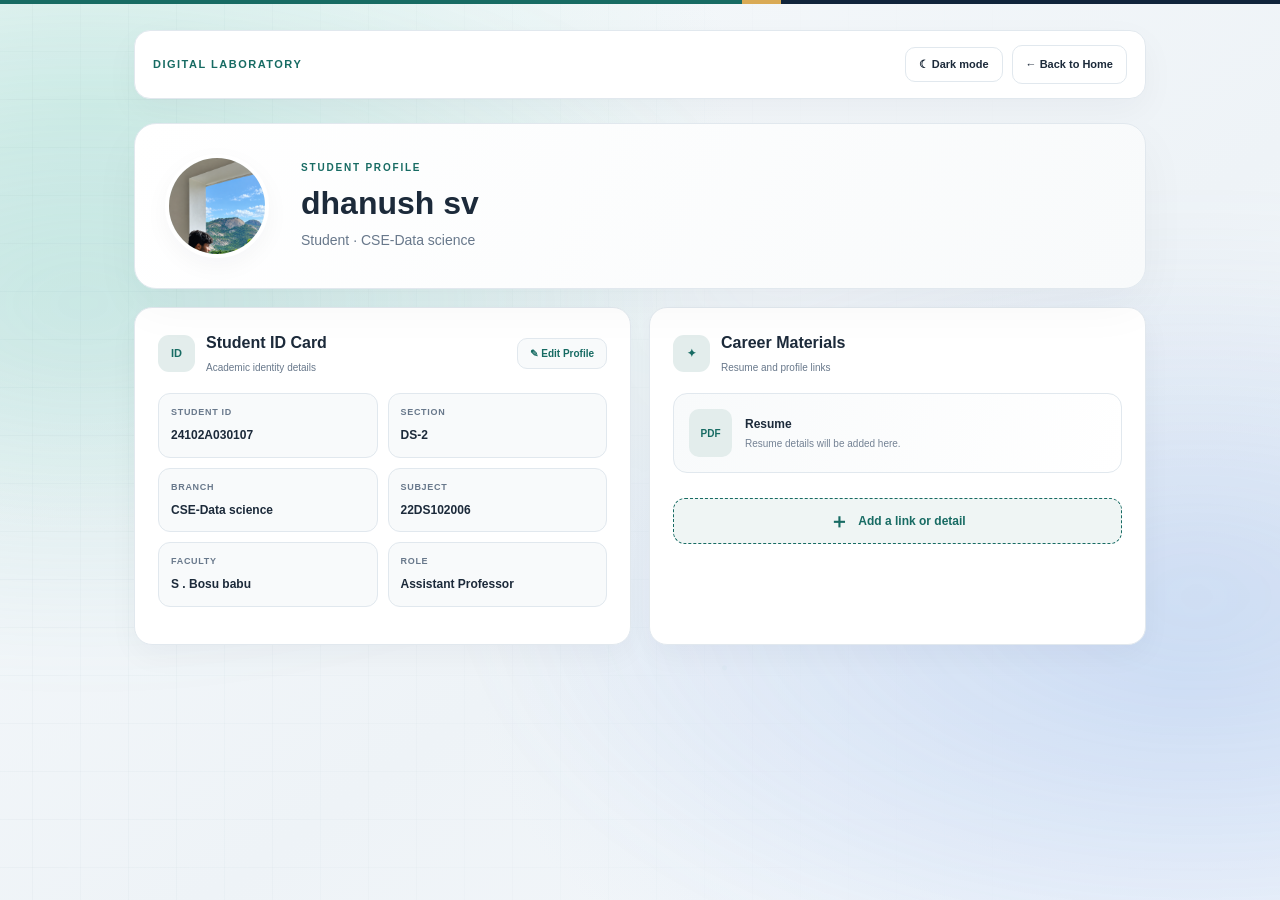
<file: profile.html>
<!doctype html>
<html lang="en">
<head>
  <meta charset="utf-8">
  <meta name="viewport" content="width=device-width, initial-scale=1">
  <meta name="theme-color" content="#101217">
  <title>Student Profile | Digital Laboratory</title>
  <link rel="stylesheet" href="assets/css/site.css?v=science-motion-2">
  <style>
    :root{--p-bg:#f4f7f8;--p-surface:#fff;--p-soft:#f8fafb;--p-text:#1c2a3a;--p-muted:#68788b;--p-line:#e1e8ee;--p-red:#176b63;--p-shadow:#10243b0a}
    html[data-theme="dark"]{--p-bg:#101722;--p-surface:#182333;--p-soft:#111b29;--p-text:#e3eaf4;--p-muted:#a4b1c3;--p-line:#344258;--p-red:#72a8ff;--p-shadow:#0008;color-scheme:dark}
    body{min-height:100vh;background:linear-gradient(180deg,#f8fafb 0,#f1f5f6 420px);color:var(--p-text);transition:background .2s,color .2s}
    html[data-theme="dark"] body{background:linear-gradient(180deg,#111a26 0,#0d141e 420px);color:var(--p-text)}
    .profile-page{max-width:1060px;margin:0 auto;padding:26px 24px 60px}
    .profile-nav{display:flex;justify-content:space-between;align-items:center;gap:18px;padding:14px 18px;border:1px solid var(--p-line);border-radius:16px;background:var(--p-surface);box-shadow:0 12px 35px var(--p-shadow)}
    .profile-brand{font-size:11px;font-weight:850;letter-spacing:1.5px;color:var(--p-red)}
    html[data-theme="dark"] .profile-brand{color:#e6edf7}
    .nav-actions{display:flex;align-items:center;gap:9px}
    .back-link,.theme-toggle{display:inline-flex;align-items:center;justify-content:center;gap:8px;padding:10px 13px;border:1px solid var(--p-line);border-radius:10px;background:var(--p-surface);color:var(--p-text);font-size:11px;font-weight:750;text-decoration:none;cursor:pointer}
    .back-link:hover,.theme-toggle:hover{border-color:var(--p-red);color:var(--p-red)}
    .profile-hero{position:relative;isolation:isolate;overflow:hidden;display:grid;grid-template-columns:112px minmax(0,1fr);align-items:center;gap:24px;margin-top:24px;padding:30px;border:1px solid var(--p-line);border-radius:22px;background:linear-gradient(115deg,var(--p-surface),var(--p-soft));box-shadow:0 18px 50px var(--p-shadow)}
    html[data-theme="dark"] .profile-hero{background:linear-gradient(115deg,#1b3038,#1b2732 60%,#302b22);border-color:#334b50}
    .profile-hero:after{display:none}
    .profile-avatar{width:104px;height:104px;display:grid;place-items:center;overflow:hidden;padding:0;border:4px solid var(--p-surface);border-radius:50%;background:color-mix(in srgb,var(--p-red) 12%,var(--p-surface));color:var(--p-red);font-size:29px;font-weight:850;box-shadow:0 8px 25px var(--p-shadow);cursor:zoom-in}
    .profile-avatar img{width:100%;height:100%;object-fit:cover;transition:object-position .1s,transform .1s}
    html[data-theme="dark"] .profile-avatar{background:#e8f3f1;color:#176b63;border-color:#182333}
    .eyebrow{margin:0 0 8px;color:var(--p-red);font-size:10px;font-weight:850;letter-spacing:1.8px}
    .profile-hero h1{margin:0;color:var(--p-text);font-size:32px;line-height:1.2}
    .profile-headline{margin:8px 0 0;color:var(--p-muted);font-size:14px}
    .profile-links{display:flex;flex-wrap:wrap;gap:9px;margin-top:17px}.profile-links:empty{display:none}#profileLinks{display:none!important}
    .profile-links a{padding:9px 13px;border:1px solid var(--p-line);border-radius:10px;background:var(--p-soft);color:var(--p-red);font-size:11px;font-weight:750;text-decoration:none}
    .profile-links a{width:40px;height:40px;padding:0;display:grid;place-items:center}.profile-links svg{width:20px;height:20px;fill:currentColor}.profile-links .social-label{position:absolute;width:1px;height:1px;padding:0;margin:-1px;overflow:hidden;clip:rect(0,0,0,0);white-space:nowrap;border:0}
    .profile-content{display:grid;grid-template-columns:1fr 1fr;gap:18px;margin-top:18px}
    .profile-panel{padding:23px;border:1px solid var(--p-line);border-radius:18px;background:var(--p-surface);box-shadow:0 10px 30px var(--p-shadow)}
    .panel-heading{display:flex;align-items:center;gap:11px;margin-bottom:18px}
    .panel-heading .edit-profile{margin-left:auto;padding:9px 12px;border:1px solid var(--p-line);border-radius:10px;background:var(--p-soft);color:var(--p-red);font-size:10px;font-weight:800;cursor:pointer;white-space:nowrap}.panel-heading .edit-profile:hover{background:color-mix(in srgb,var(--p-red) 10%,var(--p-surface))}
    .panel-mark{width:37px;height:37px;display:grid;place-items:center;border-radius:11px;background:color-mix(in srgb,var(--p-red) 12%,var(--p-surface));color:var(--p-red);font-size:11px;font-weight:900}
    .panel-heading h2{margin:0;color:var(--p-text);font-size:16px}.panel-heading p{margin:4px 0 0;color:var(--p-muted);font-size:10px}
    .details{display:grid;grid-template-columns:1fr 1fr;gap:10px}
    .profile-detail{min-width:0;padding:12px;border:1px solid var(--p-line);border-radius:12px;background:var(--p-soft)}
    .profile-detail dt{color:var(--p-muted);font-size:9px;font-weight:800;letter-spacing:.7px;text-transform:uppercase}
    .profile-detail dd{margin:6px 0 0;color:var(--p-text);font-size:12px;font-weight:700;overflow-wrap:anywhere}
    .resume-card,.career-item{display:flex;align-items:center;gap:13px;padding:15px;border:1px solid var(--p-line);border-radius:14px;background:linear-gradient(110deg,var(--p-soft),var(--p-surface))}
    .resume-icon,.career-icon{width:43px;height:48px;flex:0 0 auto;display:grid;place-items:center;border-radius:10px;background:color-mix(in srgb,var(--p-red) 12%,var(--p-surface));color:var(--p-red);font-size:10px;font-weight:900}
    .resume-title,.career-title{color:var(--p-text);font-size:12px;font-weight:800}
    .resume-status,.career-link{margin:4px 0 0;color:var(--p-muted);font-size:10px;line-height:1.5;overflow-wrap:anywhere}
    .career-items{display:grid;gap:10px;margin-top:10px}.career-copy{min-width:0;flex:1}
    .career-link{display:inline-block;color:var(--p-red);text-decoration:none}
    .career-delete{border:0;background:transparent;color:var(--p-muted);font-size:18px;cursor:pointer}.career-delete:hover{color:var(--p-red)}
    .add-detail{display:flex;align-items:center;justify-content:center;gap:9px;width:100%;margin-top:15px;padding:12px;border:1px dashed var(--p-red);border-radius:12px;background:color-mix(in srgb,var(--p-red) 7%,var(--p-surface));color:var(--p-red);font-size:12px;font-weight:800;cursor:pointer}
    .add-detail span{font-size:20px;line-height:1}.add-detail:hover{background:color-mix(in srgb,var(--p-red) 14%,var(--p-surface))}
    .profile-edit-overlay{position:fixed;inset:0;z-index:20;display:grid;place-items:center;padding:16px;background:#091322b8;backdrop-filter:blur(6px)}.profile-edit-overlay[hidden]{display:none}.profile-edit-dialog{width:min(640px,100%);max-height:90vh;overflow:auto;padding:24px;border:1px solid var(--p-line);border-radius:18px;background:var(--p-surface);color:var(--p-text);box-shadow:0 25px 80px #0005}.profile-edit-top{display:flex;align-items:flex-start;justify-content:space-between;gap:12px;margin-bottom:18px}.profile-edit-top h2{margin:0;font-size:20px}.profile-edit-top p{margin:5px 0 0;color:var(--p-muted);font-size:11px}.profile-edit-close{width:34px;height:34px;border:1px solid var(--p-line);border-radius:9px;background:var(--p-soft);color:var(--p-text);font-size:20px;cursor:pointer}.profile-edit-grid{display:grid;grid-template-columns:1fr 1fr;gap:12px}.profile-edit-field{display:grid;gap:5px}.profile-edit-field.full{grid-column:1/-1}.profile-edit-field label{color:var(--p-muted);font-size:10px;font-weight:800;letter-spacing:.5px;text-transform:uppercase}.profile-edit-field input{width:100%;box-sizing:border-box;padding:10px 11px;border:1px solid var(--p-line);border-radius:9px;background:var(--p-soft);color:var(--p-text);font:inherit;font-size:12px}.profile-edit-actions{display:flex;justify-content:flex-end;gap:9px;margin-top:18px}.profile-edit-actions button{padding:10px 14px;border:1px solid var(--p-line);border-radius:9px;background:var(--p-soft);color:var(--p-text);font-size:11px;font-weight:800;cursor:pointer}.profile-edit-actions .save-profile{background:var(--p-red);border-color:var(--p-red);color:#fff}
    .crop-editor{display:grid;grid-template-columns:124px minmax(0,1fr);align-items:center;gap:15px;padding:12px;border:1px solid var(--p-line);border-radius:12px;background:var(--p-soft)}.crop-preview{width:112px;height:112px;display:grid;place-items:center;overflow:hidden;border:3px solid var(--p-line);border-radius:50%;background:var(--p-surface);color:var(--p-muted);font-size:11px;font-weight:750}.crop-preview img{width:100%;height:100%;object-fit:cover}.crop-controls{display:grid;gap:8px}.crop-controls label{display:flex;align-items:center;justify-content:space-between;gap:9px;color:var(--p-muted);font-size:10px;font-weight:750}.crop-controls input{width:100%;padding:0;border:0}.crop-empty{font-size:10px;color:var(--p-muted)}.photo-viewer{position:fixed;inset:0;z-index:40;display:grid;place-items:center;padding:24px;background:#050910e8;backdrop-filter:blur(8px);cursor:zoom-out}.photo-viewer[hidden]{display:none}.photo-viewer img{display:block;max-width:min(90vw,1100px);max-height:86vh;object-fit:contain;border:2px solid #fff;border-radius:14px;box-shadow:0 24px 80px #0009}.photo-viewer-close{position:absolute;top:20px;right:22px;width:42px;height:42px;border:1px solid #ffffff55;border-radius:50%;background:#162131;color:#fff;font-size:25px;cursor:pointer}
    html[data-theme="dark"] .theme-toggle,html[data-theme="dark"] .back-link{background:#223249;border-color:#43536a;color:#e7edf7}
    html[data-theme="dark"] .panel-mark{background:#223b3e;color:#a9e4d9}
    @media(max-width:680px){.profile-page{padding:15px 14px 40px}.profile-nav{padding:11px 12px}.profile-brand{font-size:9px}.nav-actions{gap:6px}.back-link,.theme-toggle{padding:9px;font-size:10px}.profile-hero{grid-template-columns:68px minmax(0,1fr);gap:16px;margin-top:15px;padding:20px 16px}.profile-avatar{width:66px;height:66px;font-size:21px}.profile-hero h1{font-size:24px}.profile-headline{font-size:12px}.profile-content{grid-template-columns:1fr;gap:13px;margin-top:13px}.profile-panel{padding:18px}.details{gap:8px}.profile-edit-dialog{padding:20px 16px}.profile-edit-grid{grid-template-columns:1fr}.profile-edit-field.full{grid-column:auto}.crop-editor{grid-template-columns:1fr;justify-items:center}.crop-controls{width:100%}}
  </style>
</head>
<body>
  <div class="science-live-wallpaper" aria-hidden="true"></div>
  <div class="top"></div>
  <main class="profile-page">
    <nav class="profile-nav" aria-label="Profile navigation">
      <span class="profile-brand">DIGITAL LABORATORY</span>
      <div class="nav-actions"><button class="theme-toggle" id="themeToggle" type="button">☾ Dark mode</button><a class="back-link" href="index.html">← Back to Home</a></div>
    </nav>
    <section class="profile-hero" aria-labelledby="profileName">
      <button class="profile-avatar" id="profileAvatar" type="button" aria-label="View profile photo">DS</button>
      <div>
        <p class="eyebrow">STUDENT PROFILE</p>
        <h1 id="profileName">Dhanush SV</h1>
        <p class="profile-headline" id="profileHeadline">Data Science Student · Mohan Babu University</p>
        <div class="profile-links" id="profileLinks" aria-label="Social profile links"></div>
      </div>
    </section>
    <div class="profile-content">
      <section class="profile-panel" aria-labelledby="idTitle">
        <div class="panel-heading"><span class="panel-mark" aria-hidden="true">ID</span><div><h2 id="idTitle">Student ID Card</h2><p>Academic identity details</p></div><button class="edit-profile" id="editProfile" type="button">✎ Edit Profile</button></div>
        <dl class="details" id="identityDetails"></dl>
      </section>
      <section class="profile-panel" aria-labelledby="careerTitle">
        <div class="panel-heading"><span class="panel-mark" aria-hidden="true">✦</span><div><h2 id="careerTitle">Career Materials</h2><p>Resume and profile links</p></div></div>
        <div class="resume-card"><span class="resume-icon" aria-hidden="true">PDF</span><div><div class="resume-title">Resume</div><p class="resume-status">Resume details will be added here.</p></div></div>
        <div class="career-items" id="careerItems"></div>
        <button class="add-detail" id="addProfessionalDetail" type="button"><span aria-hidden="true">＋</span> Add a link or detail</button>
      </section>
    </div>
  </main>
  <div class="profile-edit-overlay" id="profileEditOverlay" hidden>
    <section class="profile-edit-dialog" role="dialog" aria-modal="true" aria-labelledby="editProfileTitle">
      <div class="profile-edit-top"><div><h2 id="editProfileTitle">Edit Student Profile</h2><p>Changes will update the Student ID Card and profile page.</p></div><button class="profile-edit-close" id="closeProfileEdit" type="button" aria-label="Close">×</button></div>
      <form id="profileEditForm"><div class="profile-edit-grid">
        <div class="profile-edit-field"><label for="editName">Name</label><input id="editName" required maxlength="80"></div>
        <div class="profile-edit-field"><label for="editId">Student ID</label><input id="editId" maxlength="40"></div>
        <div class="profile-edit-field"><label for="editSection">Section</label><input id="editSection" maxlength="60"></div>
        <div class="profile-edit-field"><label for="editBranch">Branch</label><input id="editBranch" maxlength="80"></div>
        <div class="profile-edit-field"><label for="editSubject">Subject</label><input id="editSubject" maxlength="40"></div>
        <div class="profile-edit-field"><label for="editFaculty">Faculty</label><input id="editFaculty" maxlength="80"></div>
        <div class="profile-edit-field full"><label for="editPhoto">Profile photo</label><input id="editPhoto" type="file" accept="image/png,image/jpeg,image/webp"><small class="crop-empty">Choose a photo, then adjust the circular preview to fit your face.</small></div>
        <div class="profile-edit-field full"><div class="crop-editor"><div class="crop-preview" id="cropPreview"><span id="cropEmpty">Photo preview</span><img id="cropImage" alt="Circular crop preview" hidden></div><div class="crop-controls"><label for="photoZoom">Zoom <output id="zoomValue">1.00×</output></label><input id="photoZoom" type="range" min="1" max="2.5" value="1" step="0.05"><label for="photoX">Horizontal <output id="xValue">50%</output></label><input id="photoX" type="range" min="0" max="100" value="50"><label for="photoY">Vertical <output id="yValue">50%</output></label><input id="photoY" type="range" min="0" max="100" value="50"></div></div></div>
        <div class="profile-edit-field"><label for="editGithub">GitHub URL</label><input id="editGithub" type="url" placeholder="https://github.com/username"></div>
        <div class="profile-edit-field"><label for="editLinkedin">LinkedIn URL</label><input id="editLinkedin" type="url" placeholder="https://linkedin.com/in/username"></div>
        <div class="profile-edit-field"><label for="editSocialName">Other social site</label><input id="editSocialName" placeholder="Instagram, portfolio…" maxlength="40"></div>
        <div class="profile-edit-field"><label for="editSocialUrl">Other social URL</label><input id="editSocialUrl" type="url" placeholder="https://…"></div>
      </div><div class="profile-edit-actions"><button id="cancelProfileEdit" type="button">Cancel</button><button class="save-profile" type="submit">Save Profile</button></div></form>
    </section>
  </div>
  <div class="photo-viewer" id="photoViewer" hidden role="dialog" aria-modal="true" aria-label="Profile photo preview"><button class="photo-viewer-close" id="closePhotoViewer" type="button" aria-label="Close photo">×</button><img id="largePhoto" alt="Full-size profile photo"></div>
  <script>
    (() => {
      const defaults = {name:"dhanush sv", id:"24102A030107", section:"DS-2", branch:"CSE-Data science", faculty:"S . Bosu babu", designation:"Student", subject:"22DS102006", photo:"", github:"", linkedin:"https://www.linkedin.com/in/dhanush-s-v-195337412/", socialName:"", socialUrl:""};
      let student = defaults;
      try { student = {...defaults, ...JSON.parse(localStorage.getItem("digitalLabmanualStudent") || "{}")}; } catch (_) {}
      for (const [key, oldValue, newValue] of [["id","MBU000000","24102A030107"],["section","CSE-DS A","DS-2"],["branch","CSE - Data Science","CSE-Data science"],["branch","CSE-Data Science","CSE-Data science"],["faculty","Faculty Name","S . Bosu babu"],["subject","DS-301","22DS102006"]]) if (!student[key] || String(student[key]).trim().toLowerCase() === oldValue.toLowerCase()) student[key] = newValue;
      student.linkedin=student.linkedin||"https://www.linkedin.com/in/dhanush-s-v-195337412/";
      if(localStorage.getItem("digitalLabmanualProfilePhotoVersion")!=="1"){student.photo="assets/profile-photo.png";student.photoZoom=1;student.photoX=50;student.photoY=68;localStorage.setItem("digitalLabmanualStudent",JSON.stringify(student));localStorage.setItem("digitalLabmanualProfilePhotoVersion","1")}
      const text = (id, value) => { document.getElementById(id).textContent = value || "—"; };
      text("profileName", student.name);
      text("profileHeadline", `Student · ${student.branch || "CSE - Data Science"}`);

      const avatar = document.getElementById("profileAvatar");
      if (student.photo) { const image = document.createElement("img"); image.src = student.photo; image.alt = ""; image.style.objectPosition = `${student.photoX??50}% ${student.photoY??68}%`; avatar.replaceChildren(image); }
      else avatar.textContent = (student.name || "Student").trim().split(/\s+/).slice(0,2).map(part => part[0] || "").join("").toUpperCase();
      const rows = [["Student ID",student.id],["Section",student.section],["Branch",student.branch],["Subject",student.subject],["Faculty",student.faculty],["Role","Student"]];
      const details = document.getElementById("identityDetails");
      for (const [label,value] of rows) { const box=document.createElement("div"); box.className="profile-detail"; const dt=document.createElement("dt"); dt.textContent=label; const dd=document.createElement("dd"); dd.textContent=value || "—"; box.append(dt,dd); details.append(box); }
      const candidates=[["GitHub",student.github],["LinkedIn",student.linkedin],[student.socialName || "Social profile",student.socialUrl]];
      const links=document.getElementById("profileLinks");
      for (const [label,raw] of candidates) { try { const url=new URL(raw); if(url.protocol!=="https:")continue; const a=document.createElement("a");a.href=url.href;a.target="_blank";a.rel="noopener noreferrer";a.textContent=`${label} ↗`;links.append(a); } catch (_) {} }

      const themeKey="digitalLabTheme", themeButton=document.getElementById("themeToggle");
      const setTheme=theme=>{document.documentElement.dataset.theme=theme;try{localStorage.setItem(themeKey,theme);}catch(_){}themeButton.textContent=theme==="dark"?"☀ Light mode":"☾ Dark mode";document.querySelector('meta[name="theme-color"]').content=theme==="dark"?"#101722":"#f7f6f6";};
      let savedTheme="light";try{savedTheme=localStorage.getItem(themeKey)||"light";}catch(_){}setTheme(savedTheme==="dark"?"dark":"light");
      themeButton.addEventListener("click",()=>setTheme(document.documentElement.dataset.theme==="dark"?"light":"dark"));

      const careerKey="digitalLabmanualCareerItems", careerItems=document.getElementById("careerItems");
      let savedItems=[];try{savedItems=JSON.parse(localStorage.getItem(careerKey)||"[]");if(!Array.isArray(savedItems))savedItems=[];}catch(_){}
      const persistItems=()=>{try{localStorage.setItem(careerKey,JSON.stringify(savedItems));}catch(_){alert("Browser storage is full. Remove an item and try again.");}};
      const renderItems=()=>{careerItems.replaceChildren();savedItems.forEach((item,index)=>{const row=document.createElement("div");row.className="career-item";const icon=document.createElement("span");icon.className="career-icon";icon.textContent="↗";const copy=document.createElement("div");copy.className="career-copy";const title=document.createElement("div");title.className="career-title";title.textContent=item.title;const link=document.createElement("a");link.className="career-link";link.href=item.url;link.target="_blank";link.rel="noopener noreferrer";link.textContent=item.url;copy.append(title,link);const remove=document.createElement("button");remove.className="career-delete";remove.type="button";remove.setAttribute("aria-label",`Remove ${item.title}`);remove.textContent="×";remove.addEventListener("click",()=>{savedItems.splice(index,1);persistItems();renderItems();});row.append(icon,copy,remove);careerItems.append(row);});};
      renderItems();
      document.getElementById("addProfessionalDetail").addEventListener("click",()=>{const title=prompt("Detail name (for example: GitHub, LinkedIn, Portfolio, or Resume)");if(!title||!title.trim())return;const raw=prompt("Paste a public https:// link");if(!raw)return;try{const url=new URL(raw.trim());if(url.protocol!=="https:")throw new Error();savedItems.push({title:title.trim(),url:url.href});persistItems();renderItems();}catch(_){alert("Please enter a valid https:// link.");}});
    })();
  </script>
  <script>
    (() => {
      const key="digitalLabmanualStudent", $=id=>document.getElementById(id), overlay=$("profileEditOverlay"), form=$("profileEditForm");
      let student={name:"dhanush sv",id:"24102A030107",section:"DS-2",branch:"CSE-Data science",faculty:"S . Bosu babu",designation:"Student",subject:"22DS102006",photo:"",github:"",linkedin:"https://www.linkedin.com/in/dhanush-s-v-195337412/",socialName:"",socialUrl:""};
      try{student={...student,...JSON.parse(localStorage.getItem(key)||"{}")}}catch(_){ }
      for(const [field,oldValue,newValue] of [["id","MBU000000","24102A030107"],["section","CSE-DS A","DS-2"],["branch","CSE - Data Science","CSE-Data science"],["branch","CSE-Data Science","CSE-Data science"],["faculty","Faculty Name","S . Bosu babu"],["subject","DS-301","22DS102006"]])if(!student[field]||String(student[field]).trim().toLowerCase()===oldValue.toLowerCase())student[field]=newValue;
      const safeUrl=value=>{try{const url=new URL(String(value||"").trim());return ["http:","https:"].includes(url.protocol)?url.href:""}catch(_){return ""}};
      const icon=host=>host.includes("github")?'<svg viewBox="0 0 24 24" aria-hidden="true"><path d="M12 .5a11.5 11.5 0 0 0-3.64 22.41c.58.1.79-.25.79-.56v-2.16c-3.2.7-3.88-1.36-3.88-1.36-.53-1.33-1.28-1.68-1.28-1.68-1.04-.71.08-.7.08-.7 1.15.08 1.76 1.18 1.76 1.18 1.02 1.75 2.68 1.24 3.34.95.1-.74.4-1.25.73-1.54-2.55-.29-5.23-1.27-5.23-5.66 0-1.25.45-2.27 1.18-3.07-.12-.29-.51-1.46.11-3.04 0 0 .96-.31 3.14 1.17a10.9 10.9 0 0 1 5.72 0c2.18-1.48 3.14-1.17 3.14-1.17.62 1.58.23 2.75.11 3.04.73.8 1.18 1.82 1.18 3.07 0 4.4-2.69 5.37-5.25 5.66.41.36.78 1.06.78 2.14v3.18c0 .31.21.67.8.56A11.52 11.52 0 0 0 12 .5z"/></svg>':host.includes("linkedin")?'<svg viewBox="0 0 24 24" aria-hidden="true"><path d="M20.45 20.45h-3.56v-5.57c0-1.33-.03-3.04-1.85-3.04-1.85 0-2.13 1.45-2.13 2.94v5.67H9.35V9h3.42v1.56h.05c.48-.9 1.64-1.85 3.38-1.85 3.61 0 4.28 2.37 4.28 5.46v6.28zM5.34 7.43a2.06 2.06 0 1 1 0-4.12 2.06 2.06 0 0 1 0 4.12zM7.12 20.45H3.56V9h3.56v11.45z"/></svg>':host.includes("instagram")?'<svg viewBox="0 0 24 24" aria-hidden="true"><rect x="3" y="3" width="18" height="18" rx="5" fill="none" stroke="currentColor" stroke-width="2"/><circle cx="12" cy="12" r="4" fill="none" stroke="currentColor" stroke-width="2"/><circle cx="18" cy="6" r="1.2"/></svg>':host.includes("youtube")?'<svg viewBox="0 0 24 24" aria-hidden="true"><rect x="2" y="5" width="20" height="14" rx="4"/><path d="m10 9 5 3-5 3z" fill="var(--p-surface)"/></svg>':'<svg viewBox="0 0 24 24" aria-hidden="true"><circle cx="12" cy="12" r="9" fill="none" stroke="currentColor" stroke-width="1.8"/><path d="M3 12h18M12 3a14 14 0 0 1 0 18M12 3a14 14 0 0 0 0 18" fill="none" stroke="currentColor" stroke-width="1.5"/></svg>';
      function render(){
        $("profileName").textContent=student.name||"Student";$("profileHeadline").textContent=`Student · ${student.branch||"CSE - Data Science"}`;
        const avatar=$("profileAvatar");if(student.photo){const img=document.createElement("img");img.src=student.photo;img.alt="Student photo";avatar.replaceChildren(img)}else avatar.textContent=(student.name||"Student").trim().split(/\s+/).slice(0,2).map(x=>x[0]||"").join("").toUpperCase();
        const detail=$("identityDetails");detail.replaceChildren();for(const [label,value] of [["Student ID",student.id],["Section",student.section],["Branch",student.branch],["Subject",student.subject],["Faculty",student.faculty],["Role",student.designation||"Student"]]){const box=document.createElement("div"),dt=document.createElement("dt"),dd=document.createElement("dd");box.className="profile-detail";dt.textContent=label;dd.textContent=value||"—";box.append(dt,dd);detail.append(box)}
        const links=$("profileLinks");links.replaceChildren();for(const [label,raw] of [["GitHub",student.github],["LinkedIn",student.linkedin],[student.socialName||"Social profile",student.socialUrl]]){const href=safeUrl(raw);if(!href)continue;const a=document.createElement("a"),host=new URL(href).hostname.toLowerCase();a.href=href;a.target="_blank";a.rel="noopener noreferrer";a.title=label;a.setAttribute("aria-label",`Open ${label} profile`);a.innerHTML=icon(host);links.append(a)}
      }
      function open(){for(const [id,k] of Object.entries({editName:"name",editId:"id",editSection:"section",editBranch:"branch",editSubject:"subject",editFaculty:"faculty",editGithub:"github",editLinkedin:"linkedin",editSocialName:"socialName",editSocialUrl:"socialUrl"}))$(id).value=student[k]||"";$("editPhoto").value="";overlay.hidden=false;$("editName").focus()}
      function close(){overlay.hidden=true;form.reset()}
      $("editProfile").addEventListener("click",open);$("closeProfileEdit").addEventListener("click",close);$("cancelProfileEdit").addEventListener("click",close);overlay.addEventListener("click",e=>{if(e.target===overlay)close()});document.addEventListener("keydown",e=>{if(e.key==="Escape"&&!overlay.hidden)close()});
      form.addEventListener("submit",e=>{e.preventDefault();for(const [k,id] of Object.entries({name:"editName",id:"editId",section:"editSection",branch:"editBranch",subject:"editSubject",faculty:"editFaculty",github:"editGithub",linkedin:"editLinkedin",socialName:"editSocialName",socialUrl:"editSocialUrl"}))student[k]=$(id).value.trim();for(const [k,id] of [["github","editGithub"],["linkedin","editLinkedin"],["socialUrl","editSocialUrl"]]){if(student[k]&&!safeUrl(student[k])){$(id).focus();return}student[k]=safeUrl(student[k])}const file=$("editPhoto").files?.[0],save=photo=>{if(photo)student.photo=photo;try{localStorage.setItem(key,JSON.stringify(student));render();close()}catch(_){alert("Could not save. Try a smaller photo or clear browser storage.")}};if(file){if(file.size>2*1024*1024){alert("Please choose a photo under 2 MB.");return}const reader=new FileReader();reader.onload=()=>save(reader.result);reader.readAsDataURL(file)}else save("")});
      render();
    })();
  </script>
  <script>
    (()=>{
      const $=id=>document.getElementById(id),storageKey="digitalLabmanualStudent",form=$("profileEditForm"),viewer=$("photoViewer"),avatar=$("profileAvatar");
      let student={linkedin:"https://www.linkedin.com/in/dhanush-s-v-195337412/"};try{student={...student,...JSON.parse(localStorage.getItem(storageKey)||"{}")} }catch(_){ }
      for (const [key, oldValue, newValue] of [["id","MBU000000","24102A030107"],["section","CSE-DS A","DS-2"],["branch","CSE - Data Science","CSE-Data science"],["branch","CSE-Data Science","CSE-Data science"],["faculty","Faculty Name","S . Bosu babu"],["subject","DS-301","22DS102006"]]) if (!student[key] || String(student[key]).trim().toLowerCase() === oldValue.toLowerCase()) student[key] = newValue;
      student.linkedin=student.linkedin||"https://www.linkedin.com/in/dhanush-s-v-195337412/";
      if(localStorage.getItem("digitalLabmanualProfilePhotoVersion")!=="1"){student.photo="assets/profile-photo.png";student.photoZoom=1;student.photoX=50;student.photoY=68;localStorage.setItem("digitalLabmanualStudent",JSON.stringify(student));localStorage.setItem("digitalLabmanualProfilePhotoVersion","1")}
      let photoDraft=student.photo||"";
      const zoom=$("photoZoom"),xPos=$("photoX"),yPos=$("photoY"),preview=$("cropImage");zoom.value=String(Math.min(2.5,Math.max(1,Number(student.photoZoom)||1)));xPos.value=String(Math.min(100,Math.max(0,Number(student.photoX??50))));yPos.value=String(Math.min(100,Math.max(0,Number(student.photoY??68))));
      const getCrop=()=>({zoom:Number(zoom.value)||1,x:Number(xPos.value),y:Number(yPos.value)});
      function applyCrop(img){if(!img)return;const crop=getCrop();img.style.objectFit="cover";img.style.objectPosition=`${crop.x}% ${crop.y}%`;img.style.transform=`scale(${crop.zoom})`}
      function updateCropPreview(){const hasPhoto=Boolean(photoDraft);preview.hidden=!hasPhoto;$("cropEmpty").hidden=hasPhoto;if(hasPhoto)preview.src=photoDraft;applyCrop(preview);$("zoomValue").value=`${getCrop().zoom.toFixed(2)}×`;$("xValue").value=`${getCrop().x}%`;$("yValue").value=`${getCrop().y}%`;}
      function updateAvatarCrop(){applyCrop(avatar.querySelector("img"))}
      $("editProfile").addEventListener("click",()=>{try{student={...student,...JSON.parse(localStorage.getItem(storageKey)||"{}")} }catch(_){ }photoDraft=student.photo||"";zoom.value=String(Math.min(2.5,Math.max(1,Number(student.photoZoom)||1)));xPos.value=String(Math.min(100,Math.max(0,Number(student.photoX??50))));yPos.value=String(Math.min(100,Math.max(0,Number(student.photoY??50))));updateCropPreview()});
      [zoom,xPos,yPos].forEach(input=>input.addEventListener("input",()=>{updateCropPreview();updateAvatarCrop()}));
      $("editPhoto").addEventListener("change",()=>{const file=$("editPhoto").files?.[0];if(!file)return;if(file.size>2*1024*1024){alert("Please choose a photo under 2 MB.");$("editPhoto").value="";return}const reader=new FileReader();reader.onload=()=>{photoDraft=reader.result;zoom.value="1";xPos.value="50";yPos.value="50";updateCropPreview()};reader.readAsDataURL(file)});
      form.addEventListener("submit",event=>{event.preventDefault();event.stopImmediatePropagation();for(const [key,id] of [["name","editName"],["id","editId"],["section","editSection"],["branch","editBranch"],["subject","editSubject"],["faculty","editFaculty"],["github","editGithub"],["linkedin","editLinkedin"],["socialName","editSocialName"],["socialUrl","editSocialUrl"]])student[key]=$(id).value.trim();for(const [key,id] of [["github","editGithub"],["linkedin","editLinkedin"],["socialUrl","editSocialUrl"]]){if(student[key]){try{const url=new URL(student[key]);if(!["https:","http:"].includes(url.protocol))throw new Error();student[key]=url.href}catch(_){$(id).setCustomValidity("Enter a valid URL starting with https://");$(id).reportValidity();$(id).setCustomValidity("");return}}}student.photo=photoDraft;student.photoZoom=getCrop().zoom;student.photoX=getCrop().x;student.photoY=getCrop().y;try{localStorage.setItem(storageKey,JSON.stringify(student));$("profileName").textContent=student.name||"Student";$("profileHeadline").textContent=`Student · ${student.branch||"CSE - Data Science"}`;const image=document.createElement("img");if(student.photo){image.src=student.photo;image.alt="Student photo";applyCrop(image);avatar.replaceChildren(image)}else avatar.textContent=(student.name||"Student").trim().split(/\s+/).slice(0,2).map(part=>part[0]||"").join("").toUpperCase();const role=student.designation||"Student", rows=[["Student ID",student.id],["Section",student.section],["Branch",student.branch],["Subject",student.subject],["Faculty",student.faculty],["Role",role]],details=$("identityDetails");details.replaceChildren();for(const [label,value] of rows){const box=document.createElement("div"),dt=document.createElement("dt"),dd=document.createElement("dd");box.className="profile-detail";dt.textContent=label;dd.textContent=value||"—";box.append(dt,dd);details.append(box)}const links=$("profileLinks");links.replaceChildren();for(const [label,raw] of [["GitHub",student.github],["LinkedIn",student.linkedin],[student.socialName||"Social profile",student.socialUrl]]){if(!raw)continue;const link=document.createElement("a");link.href=raw;link.target="_blank";link.rel="noopener noreferrer";link.title=label;link.setAttribute("aria-label",`Open ${label} profile`);const host=new URL(raw).hostname.toLowerCase();link.innerHTML=host.includes("github")?'<svg viewBox="0 0 24 24" aria-hidden="true"><path d="M12 .5a11.5 11.5 0 0 0-3.64 22.41c.58.1.79-.25.79-.56v-2.16c-3.2.7-3.88-1.36-3.88-1.36-.53-1.33-1.28-1.68-1.28-1.68-1.04-.71.08-.7.08-.7 1.15.08 1.76 1.18 1.76 1.18 1.02 1.75 2.68 1.24 3.34.95.1-.74.4-1.25.73-1.54-2.55-.29-5.23-1.27-5.23-5.66 0-1.25.45-2.27 1.18-3.07-.12-.29-.51-1.46.11-3.04 0 0 .96-.31 3.14 1.17a10.9 10.9 0 0 1 5.72 0c2.18-1.48 3.14-1.17 3.14-1.17.62 1.58.23 2.75.11 3.04.73.8 1.18 1.82 1.18 3.07 0 4.4-2.69 5.37-5.25 5.66.41.36.78 1.06.78 2.14v3.18c0 .31.21.67.8.56A11.52 11.52 0 0 0 12 .5z"/></svg>':host.includes("linkedin")?'<svg viewBox="0 0 24 24" aria-hidden="true"><path d="M20.45 20.45h-3.56v-5.57c0-1.33-.03-3.04-1.85-3.04-1.85 0-2.13 1.45-2.13 2.94v5.67H9.35V9h3.42v1.56h.05c.48-.9 1.64-1.85 3.38-1.85 3.61 0 4.28 2.37 4.28 5.46v6.28zM5.34 7.43a2.06 2.06 0 1 1 0-4.12 2.06 2.06 0 0 1 0 4.12zM7.12 20.45H3.56V9h3.56v11.45z"/></svg>':'<svg viewBox="0 0 24 24" aria-hidden="true"><circle cx="12" cy="12" r="9" fill="none" stroke="currentColor" stroke-width="1.8"/><path d="M3 12h18M12 3a14 14 0 0 1 0 18M12 3a14 14 0 0 0 0 18" fill="none" stroke="currentColor" stroke-width="1.5"/></svg>';links.append(link)}$("profileEditOverlay").hidden=true;form.reset()}catch(_){alert("Could not save profile. Try a smaller photo or clear browser storage.")}},true);
      avatar.addEventListener("click",()=>{const img=avatar.querySelector("img");if(!img)return;$("largePhoto").src=img.src;viewer.hidden=false});
      function closeViewer(){viewer.hidden=true;$("largePhoto").removeAttribute("src")}$("closePhotoViewer").addEventListener("click",closeViewer);viewer.addEventListener("click",event=>{if(event.target===viewer)closeViewer()});document.addEventListener("keydown",event=>{if(event.key==="Escape"&&!viewer.hidden)closeViewer()});
      updateAvatarCrop();
    })();
  </script>
</body>
</html>
</file>
<file: assets/css/site.css>
:root{--navy:#14264b;--blue:#3265d9;--red:#b92336;--gold:#d5ad51;--ink:#1e2b45;--muted:#77839a;--line:#dce3ef;--bg:#f3f6fc}*{box-sizing:border-box}body{margin:0;background:var(--bg);font:13px "Segoe UI",Arial,sans-serif;color:var(--ink)}.top{height:5px;background:linear-gradient(90deg,var(--red) 0 35%,var(--gold) 35% 37%,var(--navy) 37%)}.wrap{max-width:1240px;margin:auto;padding:0 26px 30px}.head{background:white;border-bottom:1px solid var(--line);margin:0 -26px;padding:12px 26px 14px;min-height:130px;display:flex;justify-content:center;position:relative;text-align:center}.logo{width:54px;height:54px;display:block;margin:auto auto 5px}.identity h1{font-size:18px;letter-spacing:2px;margin:0;color:var(--navy)}.identity p{font-size:10px;letter-spacing:3px;color:var(--muted);margin:5px 0}.userbox{position:absolute;right:26px;top:15px}.userbtn{display:flex;align-items:center;gap:8px;border:1px solid var(--line);background:#fff;border-radius:9px;padding:6px 9px;cursor:pointer}.avatar{width:30px;height:30px;border-radius:8px;background:#edf2ff;color:var(--blue);display:grid;place-items:center;font-weight:bold;overflow:hidden;flex:none}.avatar img{display:block;width:100%;height:100%;object-fit:cover;object-position:center center}.phead .avatar{width:48px;height:48px;border-radius:50%;overflow:hidden;flex:none}.phead .avatar img{display:block;width:100%;height:100%;aspect-ratio:1/1;object-fit:cover;object-position:center center;border-radius:50%}.userbtn strong,.userbtn small{display:block;text-align:left}.userbtn strong{font-size:10px}.userbtn small{font-size:8px;color:var(--muted);margin-top:3px}.menu{display:none;position:absolute;right:0;top:46px;background:#fff;border:1px solid var(--line);border-radius:8px;padding:5px;width:145px;z-index:4}.menu.show{display:block}.menu button{display:block;width:100%;padding:8px;border:0;background:#fff;text-align:left;font-size:10px;cursor:pointer}.searchrow{display:flex;justify-content:center;padding:16px 0}.search{width:min(540px,100%);height:40px;background:white;border:1px solid #ccd7ea;border-radius:9px;display:flex;align-items:center;padding:0 12px;gap:9px}.search span{font-size:20px;color:#8490a5}.search input{border:0;outline:0;flex:1;font-size:11px;min-width:0}.intro{display:flex;justify-content:space-between;align-items:end;margin:5px 0 14px;gap:12px}.intro h2{font-size:18px;margin:0;color:var(--navy)}.intro p{font-size:10px;color:var(--muted);margin:5px 0}.subject{font-size:9px;color:#65718a;background:white;border:1px solid var(--line);border-radius:7px;padding:9px}.subject b{color:var(--navy)}.layout{display:grid;grid-template-columns:minmax(0,1fr) 235px;gap:15px}.sectionhead{display:flex;justify-content:space-between;align-items:center;margin-bottom:10px;gap:8px}.sectionhead h3{font-size:11px;letter-spacing:.8px;margin:0}.sectionhead p{font-size:9px;color:var(--muted);margin:4px 0}.add{background:var(--red);color:white;border:0;border-radius:7px;padding:9px 12px;font-size:10px;font-weight:bold;cursor:pointer}.cards{display:grid;grid-template-columns:repeat(2,minmax(0,1fr));gap:11px}.card{background:white;border:1px solid var(--line);border-radius:10px;padding:11px;cursor:pointer;transition:.15s}.card:hover{border-color:#9db4e9;transform:translateY(-2px);box-shadow:0 9px 20px #14264b12}.ctop,.foot{display:flex;justify-content:space-between;align-items:center}.tag{font-size:8px;font-weight:bold;color:#3862bc;background:#edf2ff;border-radius:5px;padding:5px 7px}.status{font-size:8px;color:#278253;background:#eaf7ef;border-radius:20px;padding:5px 7px}.thumb{height:90px;background:linear-gradient(135deg,#15284f,#315caa);border-radius:7px;margin:9px 0;display:grid;place-items:center;position:relative;overflow:hidden;color:#fff}.thumb:before,.thumb:after{content:"";position:absolute;width:150px;height:150px;border:1px solid #ffffff25;border-radius:50%}.thumb:after{width:210px;height:210px}.playicon{z-index:1;background:#fff;color:var(--blue);border-radius:50%;width:35px;height:35px;display:grid;place-items:center}.thumb small{position:absolute;bottom:7px;left:9px;z-index:1;font-size:7px;letter-spacing:1px}.card h4{font-size:11px;margin:0 0 5px;line-height:1.4}.card p{font-size:9px;color:var(--muted);line-height:1.5;margin:0 0 9px;min-height:28px}.foot{border-top:1px solid #edf0f5;padding-top:8px;font-size:8px;color:#8994a7}.foot b{color:var(--blue)}.profile{background:white;border:1px solid var(--line);border-radius:10px;padding:12px;height:max-content}.profile h3{font-size:9px;letter-spacing:.7px;margin:0 0 10px}.phead{display:flex;align-items:center;gap:8px;border-bottom:1px solid var(--line);padding-bottom:10px}.phead b{display:block;font-size:13px;font-weight:500;text-transform:lowercase}.phead small{font-size:11px;color:var(--muted);text-transform:lowercase}.fields{display:grid;gap:10px;padding:12px 0}.field span{display:block;font-size:11px;font-weight:700;letter-spacing:.5px;text-transform:uppercase;color:#65718a;margin-bottom:4px}.field b{font-size:12px;font-weight:500;text-transform:lowercase;overflow-wrap:anywhere}.edit{width:100%;border:1px solid #dce6fc;background:#f0f4ff;color:#315fc4;border-radius:6px;padding:8px;font-size:8px;font-weight:bold;cursor:pointer}.detail{display:none}.detail.show{display:block}.dashboard.hide{display:none}.back{border:1px solid var(--line);background:white;border-radius:7px;padding:8px 10px;font-size:9px;margin-bottom:12px;cursor:pointer}.dtitle{margin-bottom:12px}.dtitle h2{font-size:17px;color:var(--navy);margin:0 0 4px}.dtitle p{font-size:10px;color:var(--muted);margin:0}.dgrid{display:grid;grid-template-columns:minmax(0,1fr) 235px;gap:13px}.panel{background:white;border:1px solid var(--line);border-radius:9px;padding:12px;margin-bottom:10px}.video{background:#101d3b;border-radius:7px;aspect-ratio:16/8.5;display:grid;place-items:center;overflow:hidden;color:white}.video iframe{width:100%;height:100%;border:0}.placeholder{text-align:center;display:grid;place-items:center;gap:8px}.bigplay{width:43px;height:43px;border:0;border-radius:50%;background:white;color:var(--blue);font-size:16px;cursor:pointer}.placeholder small{font-size:9px;color:#c5d4f4}.label{font-size:9px;letter-spacing:.7px;font-weight:bold;color:#53627e;margin:10px 0 7px}.github{display:flex;justify-content:space-between;gap:8px;padding:9px;border:1px solid var(--line);background:#fafbfe;border-radius:7px;text-decoration:none;color:#315fc4;font-size:9px;overflow-wrap:anywhere}.tabs{display:flex;flex-wrap:wrap;gap:3px;background:white;border:1px solid var(--line);border-radius:8px;padding:5px;margin-bottom:9px}.tabs button{border:0;background:white;color:#748098;border-radius:5px;padding:7px 8px;font-size:8px;cursor:pointer}.tabs button.active{background:#edf2ff;color:#315fc4;font-weight:bold}.tab{display:none}.tab.active{display:block}.panel h3{font-size:10px;letter-spacing:.6px;margin:0 0 9px;color:#3a4967}.panel p{font-size:9px;line-height:1.7;color:#67748d;margin:0}.analysis{display:grid;grid-template-columns:1fr 1fr;gap:8px}.analysis div{background:#fbfcff;border:1px solid #e8edf5;border-radius:7px;padding:9px}.analysis b{display:block;font-size:8px;color:#4b5c7b;margin-bottom:5px}.analysis span{font-size:9px;line-height:1.5;color:#68758d}.architecture{display:grid;gap:5px}.node{border:1px solid #d5e0f3;background:#fbfcff;border-radius:6px;padding:8px;text-align:center;font-size:9px;color:#405475;font-weight:bold}.arrow{text-align:center;color:#7892c5;font-size:14px;line-height:10px}.steps{display:grid;gap:6px}.step{display:flex;gap:8px;align-items:flex-start;border:1px solid #e9edf4;border-radius:6px;padding:8px;font-size:9px;line-height:1.5;color:#596782}.step input{accent-color:var(--blue);margin:2px 0 0}.step.done span{text-decoration:line-through;color:#9ba5b5}.num{width:18px;height:18px;border-radius:5px;background:#edf2ff;color:#315fc4;display:grid;place-items:center;flex:none;font-size:8px}.mini{display:grid;gap:7px}.mini div{display:flex;gap:7px;font-size:8px;color:#65718a;line-height:1.4}.mini i{font-style:normal;width:16px;height:16px;border-radius:5px;background:#edf2ff;color:#315fc4;display:grid;place-items:center;flex:none}.progress{height:5px;background:#edf0f6;border-radius:8px;margin:9px 0;overflow:hidden}.progress i{display:block;background:var(--blue);height:100%;width:0}.meta{display:flex;justify-content:space-between;font-size:8px;color:var(--muted)}.code{white-space:pre-wrap;background:#14213e;color:#e0eaff;border-radius:7px;padding:11px;font:9px/1.6 Consolas,monospace;overflow:auto}.result{background:#edf8f1;border:1px solid #d6efdf;border-radius:7px;padding:10px;color:#39724f;font-size:9px;line-height:1.6}.footer{border-top:1px solid var(--line);margin-top:20px;padding:13px 0;color:#929caf;font-size:8px;display:flex;justify-content:space-between}.modalbg{display:none;position:fixed;inset:0;background:#0c1835a8;z-index:10;align-items:center;justify-content:center;padding:14px}.modalbg.open{display:flex}.modal{width:min(520px,100%);max-height:90vh;overflow:auto;background:white;border-radius:11px;padding:17px}.mhead{display:flex;justify-content:space-between;align-items:center;margin-bottom:12px}.mhead h3{margin:0;font-size:14px}.close{border:0;border-radius:6px;background:#eff2f7;font-size:17px;width:26px;height:26px;cursor:pointer}.formgrid{display:grid;grid-template-columns:1fr 1fr;gap:8px}.inputfield{display:grid;gap:5px;margin-bottom:8px}.inputfield.full{grid-column:1/-1}.inputfield label{font-size:8px;font-weight:bold;color:#65718a}.inputfield input,.inputfield textarea{border:1px solid var(--line);border-radius:6px;padding:8px;font:9px "Segoe UI";width:100%}.inputfield textarea{min-height:60px;resize:vertical}.actions{display:flex;justify-content:flex-end;gap:7px;margin-top:8px}.secondary,.primary{border:0;border-radius:6px;padding:9px 12px;font-size:9px;cursor:pointer}.secondary{background:#eff3fa;color:#4d5b76;border:1px solid var(--line)}.primary{background:var(--red);color:white;font-weight:bold}.toast{position:fixed;bottom:17px;left:50%;transform:translate(-50%,12px);opacity:0;transition:.2s;background:#14264b;color:white;padding:9px 13px;border-radius:7px;font-size:9px;z-index:20}.toast.show{opacity:1;transform:translate(-50%,0)}
@media(max-width:800px){.layout,.dgrid{grid-template-columns:minmax(0,1fr) 210px}.wrap{padding-left:16px;padding-right:16px}.head{margin:0 -16px}.userbox{right:15px}}@media(max-width:620px){.wrap{padding:0 11px 22px}.head{margin:0 -11px;min-height:125px;padding:10px}.logo{width:45px;height:45px}.identity h1{font-size:14px}.identity p{font-size:8px;letter-spacing:2px}.userbox{right:7px;top:6px}.userbtn{border:0;padding:3px}.userbtn .utext{display:none}.layout,.dgrid{grid-template-columns:1fr}.profile{order:-1}.fields{grid-template-columns:1fr 1fr;display:grid}.cards{gap:7px}.card{padding:8px}.thumb{height:76px}.card h4{font-size:10px}.card p{font-size:8px}.intro{align-items:flex-start;flex-direction:column}.sectionhead{align-items:flex-start}.detail-right{display:grid;grid-template-columns:1fr 1fr;gap:7px}.analysis{grid-template-columns:1fr}.formgrid{grid-template-columns:1fr}.inputfield.full{grid-column:auto}.footer{flex-direction:column;gap:5px}}
 /* Professional MBU laboratory theme */ :root{--navy:#10243b;--blue:#176b63;--red:#b23a48;--gold:#d9aa55;--ink:#1c2a3a;--muted:#68788b;--line:#e1e8ee;--bg:#f4f7f8} body{font-family:Inter,"Segoe UI",Arial,sans-serif;font-size:14px;line-height:1.55;background:linear-gradient(180deg,#f8fafb 0,#f1f5f6 420px);color:var(--ink)} .top{height:4px;background:linear-gradient(90deg,#176b63 0 58%,#d9aa55 58% 61%,#10243b 61%)} .wrap{max-width:1320px;padding:0 32px 42px} .head{min-height:88px;margin:0 -32px;padding:14px 36px;justify-content:space-between;align-items:center;text-align:left;border-bottom:1px solid #e7ecef;box-shadow:0 4px 18px #10243b08} .identity{display:flex;align-items:center;gap:14px}.logo{width:46px;height:46px;margin:0}.identity h1{font-size:17px;letter-spacing:1.3px;font-weight:750}.identity p{font-size:10px;letter-spacing:2px;font-weight:700;color:#176b63;margin:3px 0 0} .userbox{right:32px;top:19px}.userbtn{border-color:#e1e8ee;border-radius:12px;padding:7px 11px;box-shadow:0 2px 8px #10243b08}.userbtn strong{font-size:12px}.userbtn small{font-size:10px}.avatar{border-radius:10px;background:#e8f3f1;color:#176b63} .lab-nav{top:0;margin:0 -32px;padding:8px 34px;justify-content:flex-start;gap:6px;background:#fff;border-bottom:1px solid #e7ecef;box-shadow:0 5px 18px #10243b0a}.lab-nav button{font-size:12px;border-radius:9px;padding:10px 16px;color:#536578}.lab-nav button:hover,.lab-nav button.active{background:#e8f3f1;color:#176b63} .searchrow{justify-content:flex-start;padding:26px 0 20px}.search{height:46px;width:min(600px,100%);border-color:#dce5e9;border-radius:12px;box-shadow:0 3px 12px #10243b08}.search input{font-size:13px}.search span{color:#176b63} .intro{align-items:center;margin:0 0 24px;padding:26px 28px;border:1px solid #dce9e6;border-radius:18px;background:linear-gradient(115deg,#eaf4f1,#f5f8f7 60%,#f7f3e9);box-shadow:0 8px 24px #10243b08}.intro h2{font-size:28px;letter-spacing:-.6px}.intro p{font-size:13px;color:#586b7b;margin:6px 0 0}.subject{font-size:10px;letter-spacing:.8px;border-color:#dce6e3;border-radius:10px;padding:11px 14px;background:#fff}.subject b{font-size:12px;color:#176b63;margin-left:7px} .layout{grid-template-columns:minmax(0,1fr) 290px;gap:22px}.sectionhead{margin-bottom:16px;align-items:center}.sectionhead h3{font-size:13px;letter-spacing:1px;color:#203247}.sectionhead p{font-size:12px;margin-top:5px}.add{background:#176b63;border-radius:9px;padding:11px 15px;font-size:12px;box-shadow:0 4px 10px #176b6320}.add:hover,.primary:hover{filter:brightness(.94);transform:translateY(-1px)} .cards{gap:16px}.card{padding:16px;border-radius:16px;border-color:#e1e8ed;box-shadow:0 4px 16px #10243b08;transition:transform .18s,box-shadow .18s,border-color .18s}.card:hover{border-color:#9fc9c1;transform:translateY(-3px);box-shadow:0 14px 30px #10243b12}.ctop{margin-bottom:2px}.tag{font-size:10px;letter-spacing:.4px;color:#176b63;background:#eaf4f1;border-radius:7px;padding:6px 9px}.thumb{height:148px;border-radius:11px;margin:12px 0;background:linear-gradient(135deg,#10243b,#176b63)}.playicon{width:44px;height:44px;box-shadow:0 5px 14px #10243b30}.thumb small{font-size:9px;letter-spacing:1.2px}.card h4{font-size:15px;margin:0 0 7px;line-height:1.45}.card p{font-size:12px;line-height:1.65;margin:0 0 13px;min-height:40px;color:#68788b}.card-subparts{gap:7px;margin:10px 0}.card-subparts button,.part-switcher button{font-size:11px;padding:7px 12px;border-radius:8px;border-color:#dbe6e4;background:#f1f7f5;color:#176b63}.card-subparts button:hover,.part-switcher button:hover,.part-switcher button.active{background:#176b63;color:#fff;border-color:#176b63}.foot{padding-top:11px;font-size:10px;color:#718095}.foot b{color:#176b63;font-size:10px} .profile{padding:18px;border-radius:16px;border-color:#e1e8ed;box-shadow:0 5px 18px #10243b08}.profile h3{font-size:11px;letter-spacing:1px;color:#526579}.phead{gap:12px;padding-bottom:14px}.phead .avatar{width:54px;height:54px}.phead b{font-size:15px}.fields{grid-template-columns:1fr 1fr;gap:15px 12px;padding:16px 0}.field span{font-size:10px;letter-spacing:.7px}.field b{font-size:12px}.edit{border-radius:9px;padding:10px;font-size:10px;color:#176b63;background:#eff7f5;border-color:#d9e9e5} .back,.secondary{border-radius:9px;padding:10px 14px;font-size:11px}.dtitle h2{font-size:25px}.dtitle p{font-size:13px}.dgrid{grid-template-columns:minmax(0,1fr) 290px;gap:18px}.panel{padding:17px;border-radius:13px;border-color:#e1e8ed;box-shadow:0 4px 14px #10243b06;margin-bottom:14px}.panel h3{font-size:12px;letter-spacing:.8px}.label,.inputfield label{font-size:10px;letter-spacing:.7px}.inputfield input,.inputfield textarea{border-radius:9px;padding:11px;font-size:12px}.tabs{gap:5px;padding:7px;border-radius:11px}.tabs button{padding:9px 12px;font-size:10px;border-radius:7px}.tabs button.active{background:#e8f3f1;color:#176b63}.compiler-run{background:#10243b;border-radius:8px;padding:10px 15px;font-size:11px}.compiler-output{border-radius:10px;padding:14px;font-size:11px}.footer{font-size:10px} @media(max-width:900px){.layout,.dgrid{grid-template-columns:minmax(0,1fr) 250px}.wrap{padding-left:22px;padding-right:22px}.head{margin:0 -22px}.lab-nav{margin:0 -22px}.cards{gap:12px}} @media(max-width:680px){.wrap{padding:0 14px 28px}.head{margin:0 -14px;min-height:76px;padding:10px 14px}.identity{gap:9px}.logo{width:38px;height:38px}.identity h1{font-size:13px;letter-spacing:.8px}.identity p{font-size:8px;letter-spacing:1px}.userbox{right:10px;top:12px}.userbtn{padding:4px}.userbtn .utext{display:none}.lab-nav{margin:0 -14px;gap:2px;padding:6px 8px;overflow-x:auto}.lab-nav button{padding:9px 11px;font-size:10px;white-space:nowrap}.searchrow{padding:18px 0 14px}.search{height:42px}.intro{padding:19px;border-radius:14px;margin-bottom:18px}.intro h2{font-size:23px}.intro p{font-size:12px}.subject{padding:8px 10px}.layout,.dgrid{grid-template-columns:1fr;gap:14px}.profile{order:-1}.fields{grid-template-columns:1fr 1fr}.cards{grid-template-columns:1fr;gap:12px}.card{padding:13px}.thumb{height:170px}.card h4{font-size:14px}.card p{font-size:11px;min-height:0}.sectionhead{flex-direction:column;align-items:flex-start}.sectionhead>div:last-child{width:100%}.add{padding:10px 12px}.detail-right{display:grid;grid-template-columns:1fr;gap:0}.panel{padding:14px}.analysis{grid-template-columns:1fr 1fr}.formgrid{grid-template-columns:1fr}.inputfield.full{grid-column:auto}.footer{flex-direction:column;gap:6px}}
.profile-links{display:flex;flex-wrap:wrap;gap:8px;padding:13px 0 11px;margin-top:2px;border-top:1px solid var(--line)}.profile-links[hidden]{display:none}.profile-link{display:inline-flex;align-items:center;min-height:34px;padding:7px 11px;border:1px solid #b9dad2;border-radius:9px;background:linear-gradient(135deg,#eaf4f1,#f5faf8);color:#12655d;font-size:11px;font-weight:700;text-decoration:none;box-shadow:0 3px 9px #10243b12;transition:transform .15s,box-shadow .15s,background .15s}.profile-link-action{cursor:pointer;font-family:inherit}.profile-link:hover{background:#dcefe9;border-color:#86bdb0;box-shadow:0 5px 13px #10243b20;transform:translateY(-1px);text-decoration:none}html[data-theme="dark"] .profile-links{border-top-color:#344258}html[data-theme="dark"] .profile-link{background:linear-gradient(135deg,#263c58,#1e2e43);border-color:#466487;color:#acd0ff;box-shadow:0 3px 10px #050a1280}html[data-theme="dark"] .profile-link-action{color:#acd0ff}.profile-link-action:hover{filter:brightness(.97)}html[data-theme="dark"] .profile-link:hover{background:linear-gradient(135deg,#304e70,#263d58);border-color:#6d94c2}

/* Public site is read-only; course edits are published from the developer repository. */
#editNames,#add,#edit,#deleteCurrentExperiment,#saveLabIO,.profile-link-action,.module-add-pdf,#modulePdfUpload,.card .delete,.lab-actions{display:none!important}

@keyframes profileCardReveal{0%{box-shadow:0 0 0 0 #4c91ff00}35%{box-shadow:0 0 0 5px #4c91ff99,0 12px 34px #4c91ff35}100%{box-shadow:0 0 0 0 #4c91ff00}}.profile-card-reveal{animation:profileCardReveal 1.5s ease-out}

.student-profile-overlay{position:fixed;inset:0;z-index:30;display:grid;place-items:center;padding:22px;background:#091322b8;backdrop-filter:blur(7px)}.student-profile-overlay[hidden]{display:none}.student-profile-dialog{position:relative;width:min(880px,100%);max-height:min(88vh,820px);overflow:auto;padding:34px;border:1px solid #dce6ee;border-radius:24px;background:linear-gradient(145deg,#fff 0%,#f6faf9 100%);color:#1c2a3a;box-shadow:0 28px 90px #06101f55;animation:profileDialogIn .22s ease-out}.student-profile-close{position:absolute;top:18px;right:18px;width:40px;height:40px;border:1px solid #dce6ee;border-radius:12px;background:#fff;color:#40536a;font-size:26px;line-height:1;cursor:pointer}.student-profile-close:hover{background:#eaf4f1;color:#176b63}.student-profile-eyebrow,.professional-eyebrow{font-size:10px;font-weight:800;letter-spacing:1.7px;color:#176b63}.student-profile-heading h2{margin:7px 52px 3px 0;color:#142d45;font-size:30px;line-height:1.2}.student-profile-heading>p{margin:0;color:#647588;font-size:13px}.student-profile-links{display:flex;flex-wrap:wrap;gap:8px;margin-top:16px}.student-profile-links a{display:inline-flex;align-items:center;padding:8px 12px;border:1px solid #c7ded8;border-radius:10px;background:#eaf4f1;color:#12655d;font-size:11px;font-weight:750;text-decoration:none}.student-profile-links a:hover{background:#dcefe9}.student-profile-grid{display:grid;grid-template-columns:1fr 1fr;gap:16px;margin-top:24px}.professional-card{min-width:0;padding:20px;border:1px solid #dce6ee;border-radius:18px;background:#fff;box-shadow:0 6px 18px #10243b08}.professional-card h3{margin:10px 0 14px;color:#19334a;font-size:18px}.id-card-preview{background:linear-gradient(145deg,#f2f8f6,#fff);border-color:#cddfd9}.id-card-person{display:flex;align-items:center;gap:13px;margin:15px 0 17px}.id-card-avatar{width:58px;height:58px;display:grid;place-items:center;overflow:hidden;border:2px solid #fff;border-radius:50%;background:#dcefe9;color:#176b63;font-size:17px;font-weight:800;box-shadow:0 3px 12px #10243b1c;flex:none}.id-card-avatar img{width:100%;height:100%;object-fit:cover}.id-card-person h3{margin:0;color:#1a2d40;font-size:16px}.id-card-person p{margin:3px 0 0;color:#647588;font-size:11px}.professional-details{display:grid;grid-template-columns:1fr 1fr;gap:10px;margin:0}.professional-details div{min-width:0;padding:10px;border-radius:10px;background:#f6f8fa}.professional-details dt{color:#6c7b8c;font-size:9px;font-weight:750;text-transform:uppercase;letter-spacing:.6px}.professional-details dd{margin:4px 0 0;color:#1b334a;font-size:11px;font-weight:650;overflow-wrap:anywhere}.professional-summary{min-height:58px;margin:0 0 18px;color:#586c80;font-size:13px;line-height:1.65}.resume-card{display:flex;align-items:center;gap:12px;padding:14px;border:1px solid #dbe7ed;border-radius:14px;background:linear-gradient(110deg,#f5f9fa,#f8f7f0)}.resume-icon{width:42px;height:46px;display:grid;place-items:center;border-radius:9px;background:#eaf0fb;color:#315fae;font-size:10px;font-weight:900}.resume-card strong{color:#20364a;font-size:12px}.resume-card p{margin:3px 0 0;color:#748294;font-size:10px;line-height:1.45}.resume-button{margin-left:auto;white-space:nowrap;padding:9px 12px;border-radius:9px;background:#176b63;color:#fff;font-size:10px;font-weight:750;text-decoration:none}.resume-button:hover{background:#125b54}html[data-theme="dark"] .student-profile-dialog{background:linear-gradient(145deg,#182333,#121c29);border-color:#344258;color:#e3eaf4}html[data-theme="dark"] .student-profile-heading h2,html[data-theme="dark"] .professional-card h3,html[data-theme="dark"] .id-card-person h3,html[data-theme="dark"] .professional-details dd,html[data-theme="dark"] .resume-card strong{color:#e3eaf4}html[data-theme="dark"] .student-profile-heading>p,html[data-theme="dark"] .id-card-person p,html[data-theme="dark"] .professional-summary,html[data-theme="dark"] .resume-card p{color:#a4b1c3}html[data-theme="dark"] .student-profile-close,html[data-theme="dark"] .professional-card{background:#1b293a;border-color:#344258;color:#e3eaf4}html[data-theme="dark"] .id-card-preview{background:linear-gradient(145deg,#1b2d3c,#182333)}html[data-theme="dark"] .professional-details div,html[data-theme="dark"] .resume-card{background:#202f42;border-color:#384c64}html[data-theme="dark"] .professional-details dt{color:#a4b1c3}html[data-theme="dark"] .student-profile-links a{background:#223b3e;border-color:#3c6765;color:#a9e4d9}html[data-theme="dark"] .resume-icon{background:#253955;color:#a9c8ff}@keyframes profileDialogIn{from{opacity:0;transform:translateY(9px) scale(.99)}to{opacity:1;transform:translateY(0) scale(1)}}@media(max-width:640px){.student-profile-overlay{padding:12px}.student-profile-dialog{padding:25px 18px 18px;border-radius:18px}.student-profile-heading h2{font-size:24px}.student-profile-grid{grid-template-columns:1fr;gap:11px;margin-top:18px}.professional-card{padding:15px}.professional-summary{min-height:0}.resume-card{align-items:flex-start;flex-wrap:wrap}.resume-button{margin-left:54px}}

.userbox .userbtn{text-decoration:none;color:inherit}
.userbox .userbtn{text-decoration:none;color:inherit}
.profile-social-icon{width:38px;min-width:38px;height:36px;min-height:36px;padding:7px;display:inline-flex;align-items:center;justify-content:center;border-radius:10px}.profile-social-icon svg{display:block;width:19px;height:19px}.profile-social-icon.github{background:#202b3a;color:#e8edf4;border-color:#3b4a60}.profile-social-icon.linkedin{background:#e9f2fb;color:#0a66c2;border-color:#c6d9eb}.profile-social-icon.social{background:#eaf4f1;color:#176b63;border-color:#c7ded8}.profile-social-icon.is-unset{opacity:.42;cursor:not-allowed}html[data-theme="dark"] .profile-social-icon.github{background:#263344;color:#e7edf7;border-color:#43536a}html[data-theme="dark"] .profile-social-icon.linkedin{background:#223249;color:#a9c8ff;border-color:#43536a}html[data-theme="dark"] .profile-social-icon.social{background:#223b3e;color:#a9e4d9;border-color:#3c6765}html[data-theme="dark"] .profile-social-icon.is-unset{opacity:.48}

/* Keep the experiment creation control visible across cached and responsive layouts. */
#add{display:inline-flex!important;align-items:center;justify-content:center;visibility:visible!important;opacity:1!important;position:relative;z-index:1}
@media(max-width:680px){.sectionhead{flex-direction:row!important;align-items:center!important;justify-content:space-between}.sectionhead>div:first-child{min-width:0;flex:1}.sectionhead>div:last-child{width:auto!important;flex:0 0 auto}.sectionhead .add{white-space:nowrap}}

.tools-view{padding:8px 0 24px}.tools-hero{position:relative;overflow:hidden;margin:0 0 22px;padding:30px;border:1px solid #dce9e6;border-radius:18px;background:linear-gradient(120deg,#eaf4f1,#f4f8fb 62%,#f7f5ed);box-shadow:0 8px 24px #10243b08}.tools-hero:after{content:"⌘";position:absolute;right:34px;top:-28px;color:#176b6312;font-size:150px;font-weight:800;line-height:1}.tools-eyebrow{color:#176b63;font-size:10px;font-weight:800;letter-spacing:1.5px}.tools-hero h2{position:relative;margin:7px 0 4px;color:#10243b;font-size:28px;letter-spacing:-.5px}.tools-hero p{position:relative;max-width:650px;margin:0;color:#586b7b;font-size:13px;line-height:1.65}.tools-grid{display:grid;grid-template-columns:repeat(3,minmax(0,1fr));gap:14px}.tool-card{min-width:0;padding:18px;border:1px solid #e1e8ed;border-radius:15px;background:linear-gradient(145deg,#fff,#fbfcfd);box-shadow:0 4px 16px #10243b08;transition:transform .18s,box-shadow .18s,border-color .18s}.tool-card:hover{transform:translateY(-3px);border-color:#9fc9c1;box-shadow:0 12px 26px #10243b12}.tool-card-top{display:flex;align-items:center;justify-content:space-between;gap:8px}.tool-icon{width:42px;height:42px;display:grid;place-items:center;border:1px solid #d5e9e4;border-radius:12px;background:linear-gradient(145deg,#eaf4f1,#f3f7fb);color:#176b63;font-size:15px;font-weight:850}.tool-category{color:#758397;font-size:8px;font-weight:800;letter-spacing:.65px;text-align:right}.tool-card h3{margin:15px 0 5px;color:#203247;font-size:17px}.tool-card p{min-height:54px;margin:0 0 14px;color:#68788b;font-size:11px;line-height:1.6}.tool-card a{display:inline-flex;align-items:center;gap:6px;color:#176b63;font-size:10px;font-weight:800;text-decoration:none}.tool-card a:hover{text-decoration:underline}html[data-theme="dark"] .tools-hero{border-color:#344258;background:linear-gradient(120deg,#172d36,#182333 62%,#242a30)}html[data-theme="dark"] .tools-eyebrow,html[data-theme="dark"] .tool-card a{color:#8ed5c8}html[data-theme="dark"] .tools-hero h2,html[data-theme="dark"] .tool-card h3{color:#e3eaf4}html[data-theme="dark"] .tools-hero p,html[data-theme="dark"] .tool-card p{color:#a4b1c3}html[data-theme="dark"] .tools-hero:after{color:#8ed5c80d}html[data-theme="dark"] .tool-card{border-color:#344258;background:linear-gradient(145deg,#1b293a,#172333);box-shadow:0 4px 16px #0003}html[data-theme="dark"] .tool-card:hover{border-color:#527a78;box-shadow:0 12px 26px #0005}html[data-theme="dark"] .tool-icon{border-color:#3b5a5c;background:linear-gradient(145deg,#223b3e,#223249);color:#a9e4d9}html[data-theme="dark"] .tool-category{color:#9eafc2}
@media(max-width:900px){.tools-grid{grid-template-columns:repeat(2,minmax(0,1fr))}}@media(max-width:620px){.tools-hero{padding:22px 18px}.tools-hero h2{font-size:23px}.tools-hero:after{right:12px;font-size:110px}.tools-grid{grid-template-columns:1fr;gap:10px}.tool-card{padding:15px}.tool-card p{min-height:0}}

/* Calm, animated data-science wallpaper: ambient light, fine grid, and network nodes. */
.science-live-wallpaper{position:fixed;inset:0;z-index:0;overflow:hidden;pointer-events:none;background:radial-gradient(ellipse at 8% 12%,#d8f0ec 0,transparent 38%),radial-gradient(ellipse at 92% 76%,#dce8fa 0,transparent 42%),linear-gradient(145deg,#f7fafc,#eef3f7 58%,#f5f8fb)}
.science-live-wallpaper:before,.science-live-wallpaper:after{content:"";position:absolute;inset:-5%;pointer-events:none}
.science-live-wallpaper:before{background-image:linear-gradient(#527d8b10 1px,transparent 1px),linear-gradient(90deg,#527d8b10 1px,transparent 1px),radial-gradient(circle at 18% 30%,#2f928d24 0 2px,transparent 3px),radial-gradient(circle at 75% 22%,#4978bb28 0 2px,transparent 3px),radial-gradient(circle at 56% 72%,#2f928d20 0 2px,transparent 3px),radial-gradient(circle at 88% 66%,#4978bb20 0 2px,transparent 3px);background-size:48px 48px,48px 48px,100% 100%,100% 100%,100% 100%,100% 100%;mask-image:linear-gradient(90deg,#0009,transparent 82%);animation:scienceDrift 24s ease-in-out infinite alternate}
.science-live-wallpaper:after{inset:-18%;background:radial-gradient(ellipse at 18% 38%,#54b5a632 0,transparent 34%),radial-gradient(ellipse at 82% 62%,#7299d52b 0,transparent 36%);filter:blur(32px);animation:scienceGlow 13s ease-in-out infinite alternate}
body>.top,body>.wrap,body>.profile-page{position:relative;z-index:1}
html[data-theme="dark"] .science-live-wallpaper{background:radial-gradient(ellipse at 8% 12%,#14584e38 0,transparent 38%),radial-gradient(ellipse at 92% 76%,#28477338 0,transparent 42%),linear-gradient(145deg,#0b1420,#101b29 58%,#111925)}
html[data-theme="dark"] .science-live-wallpaper:before{background-image:linear-gradient(#b8d3e31a 1px,transparent 1px),linear-gradient(90deg,#b8d3e31a 1px,transparent 1px),radial-gradient(circle at 18% 30%,#69d7c552 0 2px,transparent 3px),radial-gradient(circle at 75% 22%,#78aaff50 0 2px,transparent 3px),radial-gradient(circle at 56% 72%,#69d7c546 0 2px,transparent 3px),radial-gradient(circle at 88% 66%,#78aaff43 0 2px,transparent 3px)}
html[data-theme="dark"] .science-live-wallpaper:after{background:radial-gradient(ellipse at 18% 38%,#22a89548 0,transparent 34%),radial-gradient(ellipse at 82% 62%,#426fb248 0,transparent 36%)}
@keyframes scienceDrift{0%{background-position:0 0,0 0,0 0,0 0,0 0,0 0;transform:scale(1)}100%{background-position:56px 42px,-56px -42px,3% 4%,-3% 3%,3% -3%,-3% -4%;transform:scale(1.06)}}
@keyframes scienceGlow{0%{transform:translate3d(-3%,-2%,0) scale(.96);opacity:.6}100%{transform:translate3d(3%,2%,0) scale(1.05);opacity:1}}
@media(prefers-reduced-motion:reduce){.science-live-wallpaper:before,.science-live-wallpaper:after{animation:none}}

@media(max-width:680px){.sectionhead{flex-direction:row!important;align-items:center!important;justify-content:space-between}.sectionhead>div:first-child{min-width:0;flex:1}.sectionhead>div:last-child{width:auto!important;flex:0 0 auto}.sectionhead .add{white-space:nowrap}}
</file>
